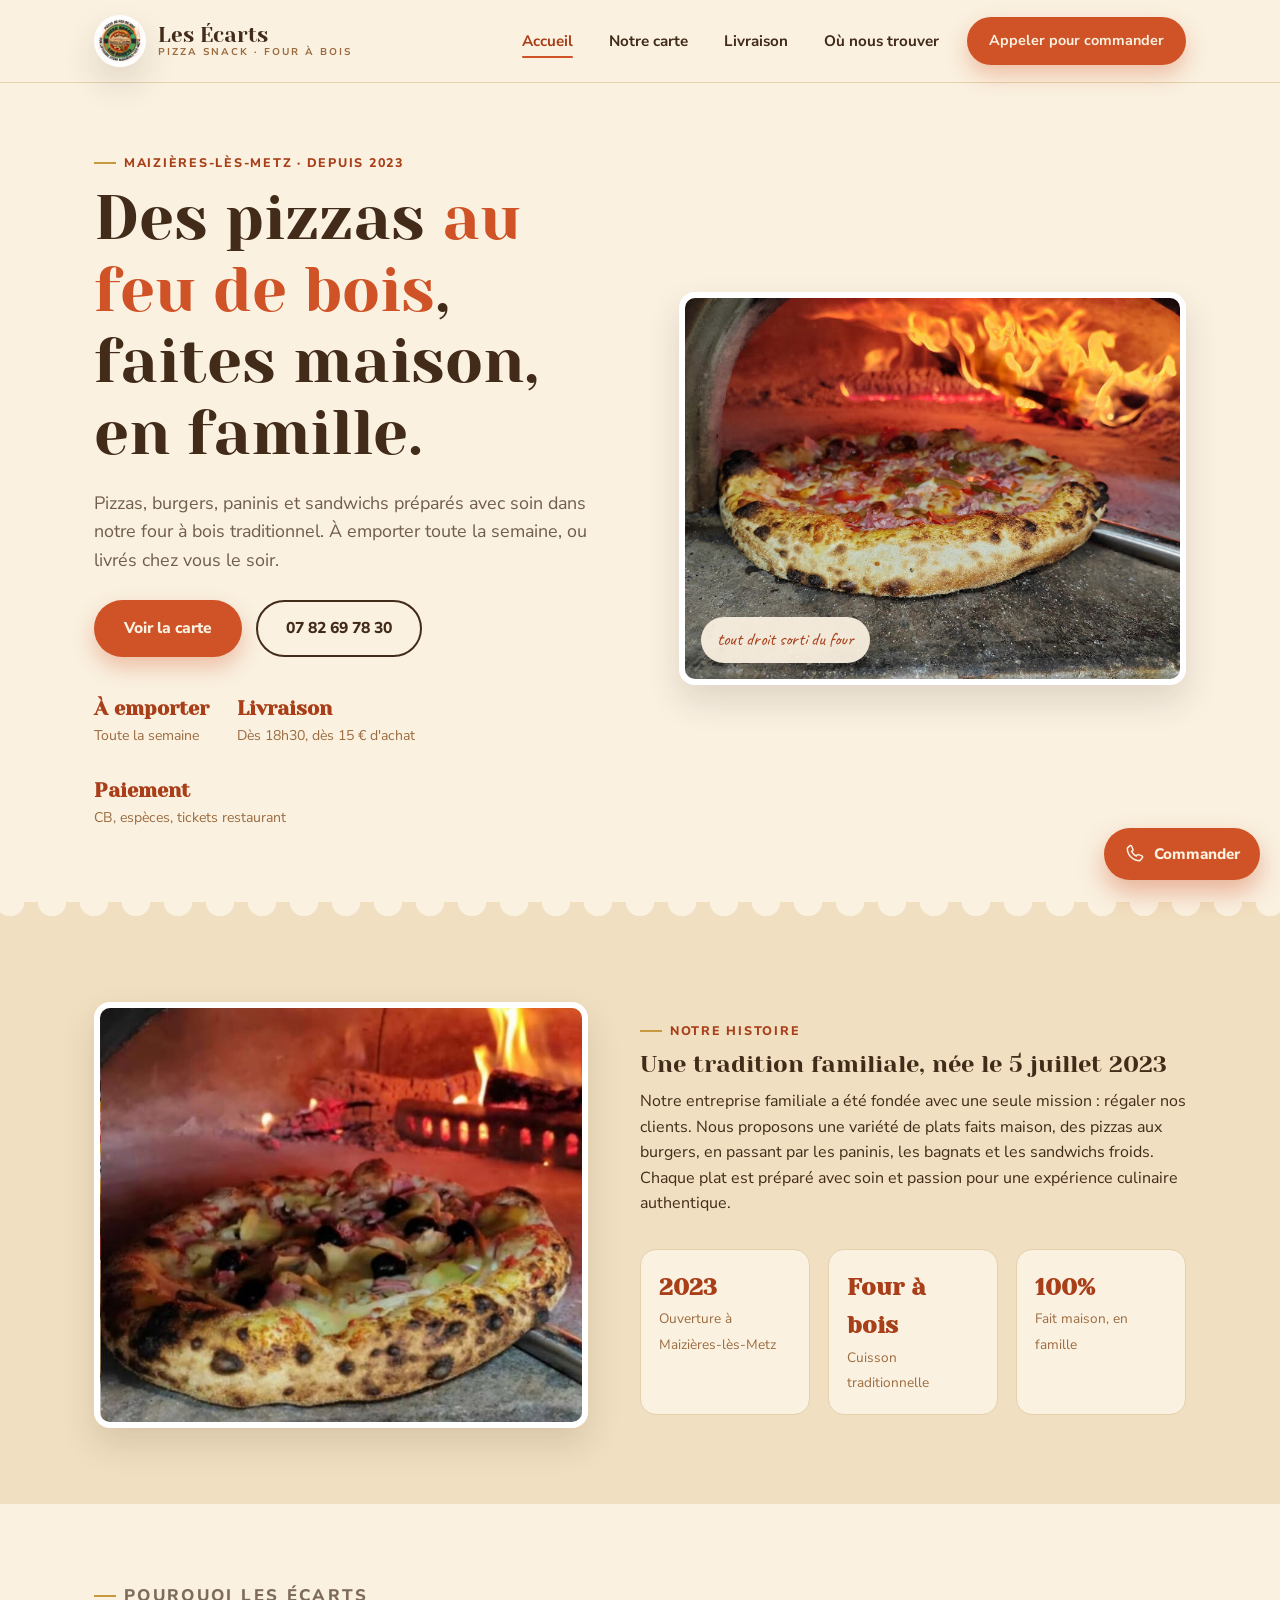
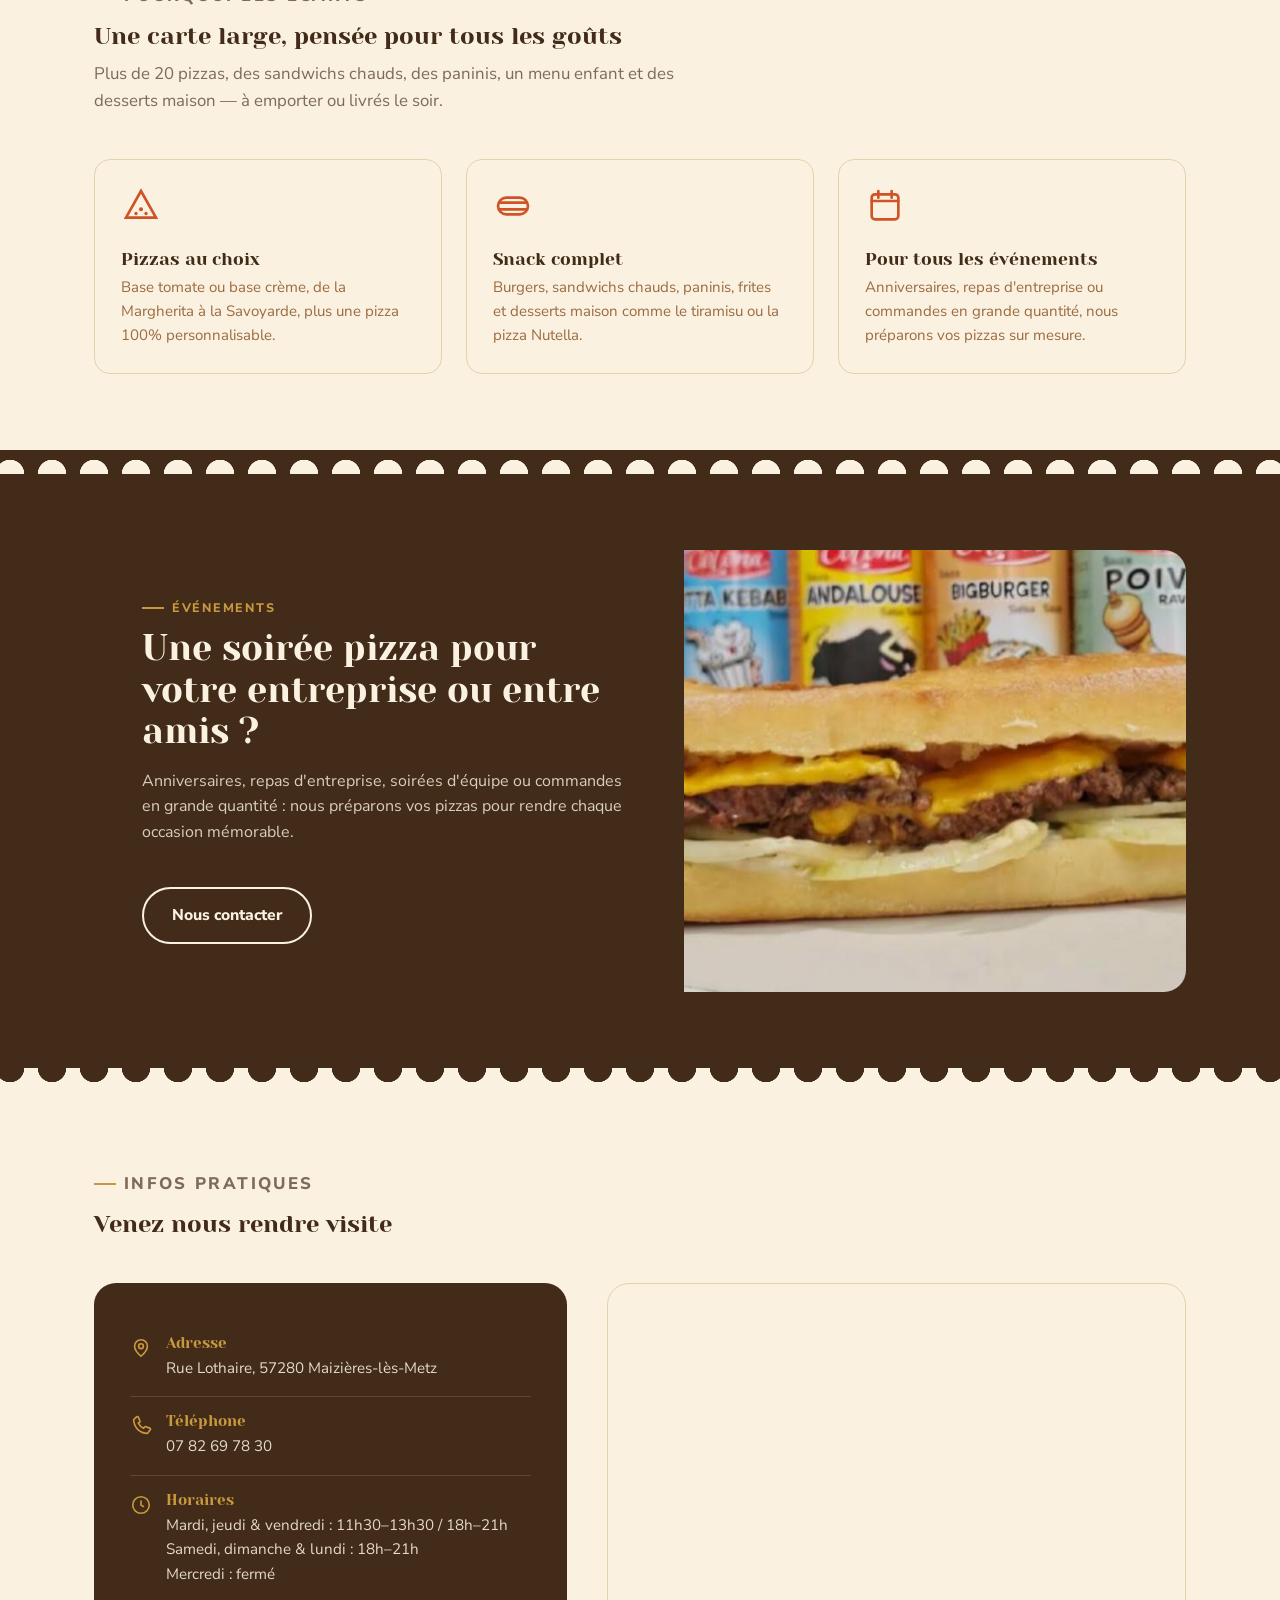
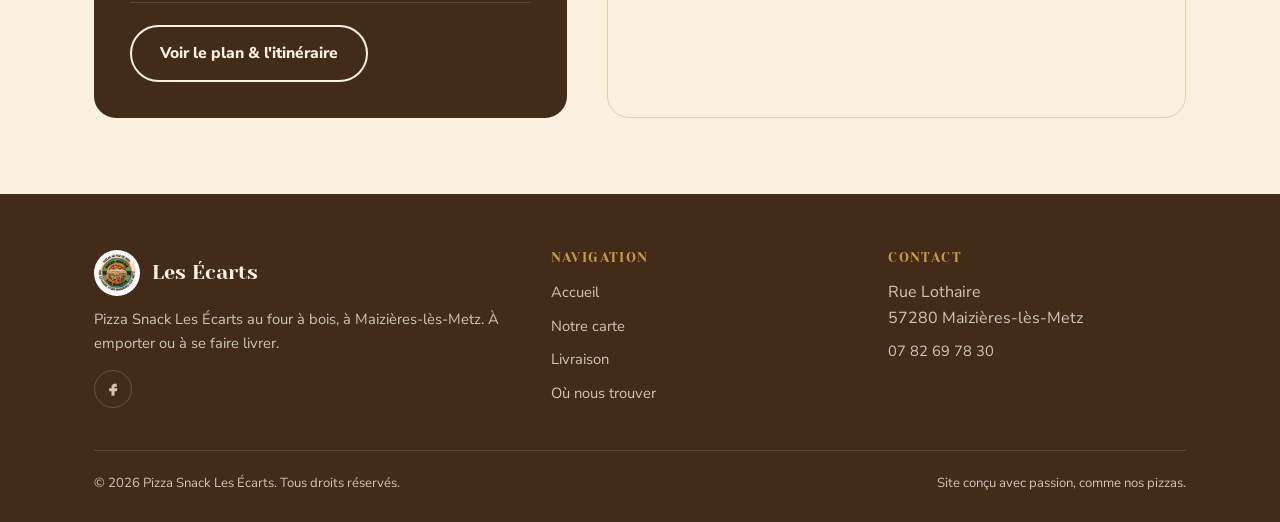
<file: index.html>
<!DOCTYPE html>
<html lang="fr">
<head>
<meta charset="UTF-8">
<meta name="viewport" content="width=device-width, initial-scale=1.0">
<title>Pizza Snack Les Écarts | Pizzeria familiale à Maizières-lès-Metz</title>
<meta name="description" content="Pizza Snack Les Écarts, pizzeria familiale à Maizières-lès-Metz : pizzas au four à bois, burgers, paninis et sandwichs. À emporter ou livrés le soir.">
<link rel="icon" href="assets/img/favicon.png" type="image/png">
<link rel="preconnect" href="https://fonts.googleapis.com">
<link rel="preconnect" href="https://fonts.gstatic.com" crossorigin>
<link href="https://fonts.googleapis.com/css2?family=Yeseva+One&family=Caveat:wght@600&family=Nunito+Sans:wght@400;600;700;800&display=swap" rel="stylesheet">
<link rel="stylesheet" href="assets/css/style.css">
</head>
<body>

<div class="vacation-banner" id="vacationBanner" hidden>
  <div class="container vacation-banner-inner">
    <span class="vacation-banner-text">🌴 <strong>Fermeture annuelle</strong> — du lundi 27 juillet au dimanche 9 août inclus. Réouverture le lundi 10 août. Merci de votre compréhension, à très vite&nbsp;!</span>
    <button class="vacation-banner-close" id="vacationBannerClose" aria-label="Fermer ce message">&times;</button>
  </div>
</div>

<header class="site-header">
  <div class="container">
    <a href="index.html" class="brand">
      <img src="assets/img/logo.jpg" alt="Logo Pizza Snack Les Écarts">
      <span class="brand-text">Les Écarts<small>Pizza snack &middot; four à bois</small></span>
    </a>
    <button class="nav-toggle" aria-label="Ouvrir le menu" aria-expanded="false">
      <svg viewBox="0 0 24 24" fill="none" stroke="currentColor" stroke-width="2" stroke-linecap="round"><line x1="3" y1="6" x2="21" y2="6"/><line x1="3" y1="12" x2="21" y2="12"/><line x1="3" y1="18" x2="21" y2="18"/></svg>
    </button>
    <nav class="main-nav">
      <ul>
        <li><a href="index.html" class="is-active">Accueil</a></li>
        <li><a href="menu.html">Notre carte</a></li>
        <li><a href="livraison.html">Livraison</a></li>
        <li><a href="contact.html">Où nous trouver</a></li>
        <li><a class="btn btn-primary" href="tel:0782697830">Appeler pour commander</a></li>
      </ul>
    </nav>
  </div>
</header>

<main>

  <!-- HERO -->
  <section class="hero">
    <div class="container">
      <div>
        <p class="eyebrow">Maizières-lès-Metz &middot; depuis 2023</p>
        <h1>Des pizzas <em>au feu de bois</em>,<br>faites maison, en famille.</h1>
        <p class="hero-lead">Pizzas, burgers, paninis et sandwichs préparés avec soin dans notre four à bois traditionnel. À emporter toute la semaine, ou livrés chez vous le soir.</p>
        <div class="hero-actions">
          <a href="menu.html" class="btn btn-primary">Voir la carte</a>
          <a href="tel:0782697830" class="btn btn-outline">07 82 69 78 30</a>
        </div>
        <div class="hero-meta">
          <div><strong>À emporter</strong>Toute la semaine</div>
          <div><strong>Livraison</strong>Dès 18h30, dès 15&nbsp;€ d'achat</div>
          <div><strong>Paiement</strong>CB, espèces, tickets restaurant</div>
        </div>
      </div>
      <div class="hero-photo">
        <img src="assets/img/hero-four-a-bois.jpg" alt="Pizza cuite dans notre four à bois traditionnel" loading="eager">
        <span class="badge">tout droit sorti du four</span>
      </div>
    </div>
  </section>
  <div class="crust-divider to-deep" aria-hidden="true"></div>

  <!-- HISTOIRE -->
  <section class="section section-deep">
    <div class="container">
      <div class="about-grid">
        <div class="about-photo">
          <img src="assets/img/pizza-four-olives.jpg" alt="Pizza fraîchement sortie du four à bois" loading="lazy">
        </div>
        <div>
          <p class="eyebrow">Notre histoire</p>
          <h2>Une tradition familiale, née le 5 juillet 2023</h2>
          <p>Notre entreprise familiale a été fondée avec une seule mission&nbsp;: régaler nos clients. Nous proposons une variété de plats faits maison, des pizzas aux burgers, en passant par les paninis, les bagnats et les sandwichs froids. Chaque plat est préparé avec soin et passion pour une expérience culinaire authentique.</p>
          <div class="about-facts">
            <div class="fact"><strong>2023</strong><span>Ouverture à Maizières-lès-Metz</span></div>
            <div class="fact"><strong>Four à bois</strong><span>Cuisson traditionnelle</span></div>
            <div class="fact"><strong>100%</strong><span>Fait maison, en famille</span></div>
          </div>
        </div>
      </div>
    </div>
  </section>

  <!-- POURQUOI NOUS -->
  <section class="section">
    <div class="container">
      <div class="section-head">
        <p class="eyebrow">Pourquoi Les Écarts</p>
        <h2>Une carte large, pensée pour tous les goûts</h2>
        <p>Plus de 20 pizzas, des sandwichs chauds, des paninis, un menu enfant et des desserts maison — à emporter ou livrés le soir.</p>
      </div>
      <div class="info-strip">
        <div class="info-item">
          <svg class="icon" viewBox="0 0 24 24" fill="none" stroke="currentColor" stroke-width="1.6"><path d="M12 3 3 19h18L12 3Z"/><circle cx="12" cy="14" r="1.2" fill="currentColor" stroke="none"/><circle cx="9" cy="16.5" r="1" fill="currentColor" stroke="none"/><circle cx="15" cy="16.5" r="1" fill="currentColor" stroke="none"/></svg>
          <h4>Pizzas au choix</h4>
          <p>Base tomate ou base crème, de la Margherita à la Savoyarde, plus une pizza 100% personnalisable.</p>
        </div>
        <div class="info-item">
          <svg class="icon" viewBox="0 0 24 24" fill="none" stroke="currentColor" stroke-width="1.6"><path d="M4 10h16M4 14h16" stroke-linecap="round"/><rect x="3" y="7" width="18" height="10" rx="5"/></svg>
          <h4>Snack complet</h4>
          <p>Burgers, sandwichs chauds, paninis, frites et desserts maison comme le tiramisu ou la pizza Nutella.</p>
        </div>
        <div class="info-item">
          <svg class="icon" viewBox="0 0 24 24" fill="none" stroke="currentColor" stroke-width="1.6"><rect x="4" y="5" width="16" height="15" rx="2"/><path d="M4 9h16M8 3v4M16 3v4" stroke-linecap="round"/></svg>
          <h4>Pour tous les événements</h4>
          <p>Anniversaires, repas d'entreprise ou commandes en grande quantité, nous préparons vos pizzas sur mesure.</p>
        </div>
      </div>
    </div>
  </section>

  <div class="crust-divider to-wood" aria-hidden="true"></div>

  <!-- EVENEMENTS -->
  <section class="section section-wood on-dark">
    <div class="container">
      <div class="cta-band">
        <div class="cta-band-text">
          <p class="eyebrow">Événements</p>
          <h2>Une soirée pizza pour votre entreprise ou entre amis&nbsp;?</h2>
          <p>Anniversaires, repas d'entreprise, soirées d'équipe ou commandes en grande quantité : nous préparons vos pizzas pour rendre chaque occasion mémorable.</p>
          <div class="hero-actions">
            <a href="tel:0782697830" class="btn btn-outline">Nous contacter</a>
          </div>
        </div>
        <div class="cta-band-photo">
          <img src="assets/img/sandwich-sauces.jpg" alt="Sandwich maison et sauces artisanales" loading="lazy">
        </div>
      </div>
    </div>
  </section>

  <div class="crust-divider from-wood" aria-hidden="true"></div>

  <!-- INFOS PRATIQUES -->
  <section class="section">
    <div class="container">
      <div class="section-head">
        <p class="eyebrow">Infos pratiques</p>
        <h2>Venez nous rendre visite</h2>
      </div>
      <div class="contact-grid">
        <div class="contact-card">
          <div class="contact-line">
            <svg viewBox="0 0 24 24" fill="none" stroke="currentColor" stroke-width="1.8"><path d="M12 21s-7-6.2-7-11a7 7 0 1 1 14 0c0 4.8-7 11-7 11Z"/><circle cx="12" cy="10" r="2.6"/></svg>
            <div><h4>Adresse</h4><p>Rue Lothaire, 57280 Maizières-lès-Metz</p></div>
          </div>
          <div class="contact-line">
            <svg viewBox="0 0 24 24" fill="none" stroke="currentColor" stroke-width="1.8"><path d="M4 5c0 8.3 6.7 15 15 15l3-3.6a1.3 1.3 0 0 0-.5-2.1l-4-1.6a1.3 1.3 0 0 0-1.4.3l-1.4 1.4a12 12 0 0 1-5.6-5.6L10.5 8a1.3 1.3 0 0 0 .3-1.4l-1.6-4A1.3 1.3 0 0 0 7.1 2L4 5Z"/></svg>
            <div><h4>Téléphone</h4><p><a href="tel:0782697830">07 82 69 78 30</a></p></div>
          </div>
          <div class="contact-line">
            <svg viewBox="0 0 24 24" fill="none" stroke="currentColor" stroke-width="1.8"><circle cx="12" cy="12" r="9"/><path d="M12 7v5l3.2 2"/></svg>
            <div>
              <h4>Horaires</h4>
              <p>Mardi, jeudi &amp; vendredi : 11h30–13h30 / 18h–21h</p>
              <p>Samedi, dimanche &amp; lundi : 18h–21h</p>
              <p>Mercredi : fermé</p>
            </div>
          </div>
          <div class="hero-actions" style="margin-top: 1.4em;">
            <a href="contact.html" class="btn btn-outline">Voir le plan &amp; l'itinéraire</a>
          </div>
        </div>
        <div class="map-frame">
          <iframe title="Localisation Pizza Snack Les Écarts" loading="lazy" src="https://www.google.com/maps?q=Rue+Lothaire,+57280+Maizi%C3%A8res-l%C3%A8s-Metz&output=embed"></iframe>
        </div>
      </div>
    </div>
  </section>

</main>

<footer class="site-footer">
  <div class="container">
    <div class="footer-grid">
      <div>
        <div class="footer-brand">
          <img src="assets/img/logo.jpg" alt="Logo Pizza Snack Les Écarts">
          <span>Les Écarts</span>
        </div>
        <p>Pizza Snack Les Écarts au four à bois, à Maizières-lès-Metz. À emporter ou à se faire livrer.</p>
        <div class="footer-social">
          <a href="https://www.facebook.com/p/pizza-snack-les-%C3%A9carts-100093835788846/" aria-label="Facebook" target="_blank" rel="noopener">
            <svg viewBox="0 0 24 24" fill="currentColor"><path d="M14 9h3V5h-3c-2.2 0-4 1.8-4 4v2H7v4h3v6h4v-6h3l1-4h-4V9c0-.6.4-1 1-1Z"/></svg>
          </a>
        </div>
      </div>
      <div>
        <h4>Navigation</h4>
        <ul>
          <li><a href="index.html">Accueil</a></li>
          <li><a href="menu.html">Notre carte</a></li>
          <li><a href="livraison.html">Livraison</a></li>
          <li><a href="contact.html">Où nous trouver</a></li>
        </ul>
      </div>
      <div>
        <h4>Contact</h4>
        <ul>
          <li>Rue Lothaire<br>57280 Maizières-lès-Metz</li>
          <li><a href="tel:0782697830">07 82 69 78 30</a></li>
        </ul>
      </div>
    </div>
    <div class="footer-bottom">
      <span>&copy; 2026 Pizza Snack Les Écarts. Tous droits réservés.</span>
      <span>Site conçu avec passion, comme nos pizzas.</span>
    </div>
  </div>
</footer>

<a href="tel:0782697830" class="call-fab">
  <svg viewBox="0 0 24 24" fill="none" stroke="currentColor" stroke-width="1.8"><path d="M4 5c0 8.3 6.7 15 15 15l3-3.6a1.3 1.3 0 0 0-.5-2.1l-4-1.6a1.3 1.3 0 0 0-1.4.3l-1.4 1.4a12 12 0 0 1-5.6-5.6L10.5 8a1.3 1.3 0 0 0 .3-1.4l-1.6-4A1.3 1.3 0 0 0 7.1 2L4 5Z"/></svg>
  <span>Commander</span>
</a>

<script src="assets/js/main.js"></script>
</body>
</html>
</file>
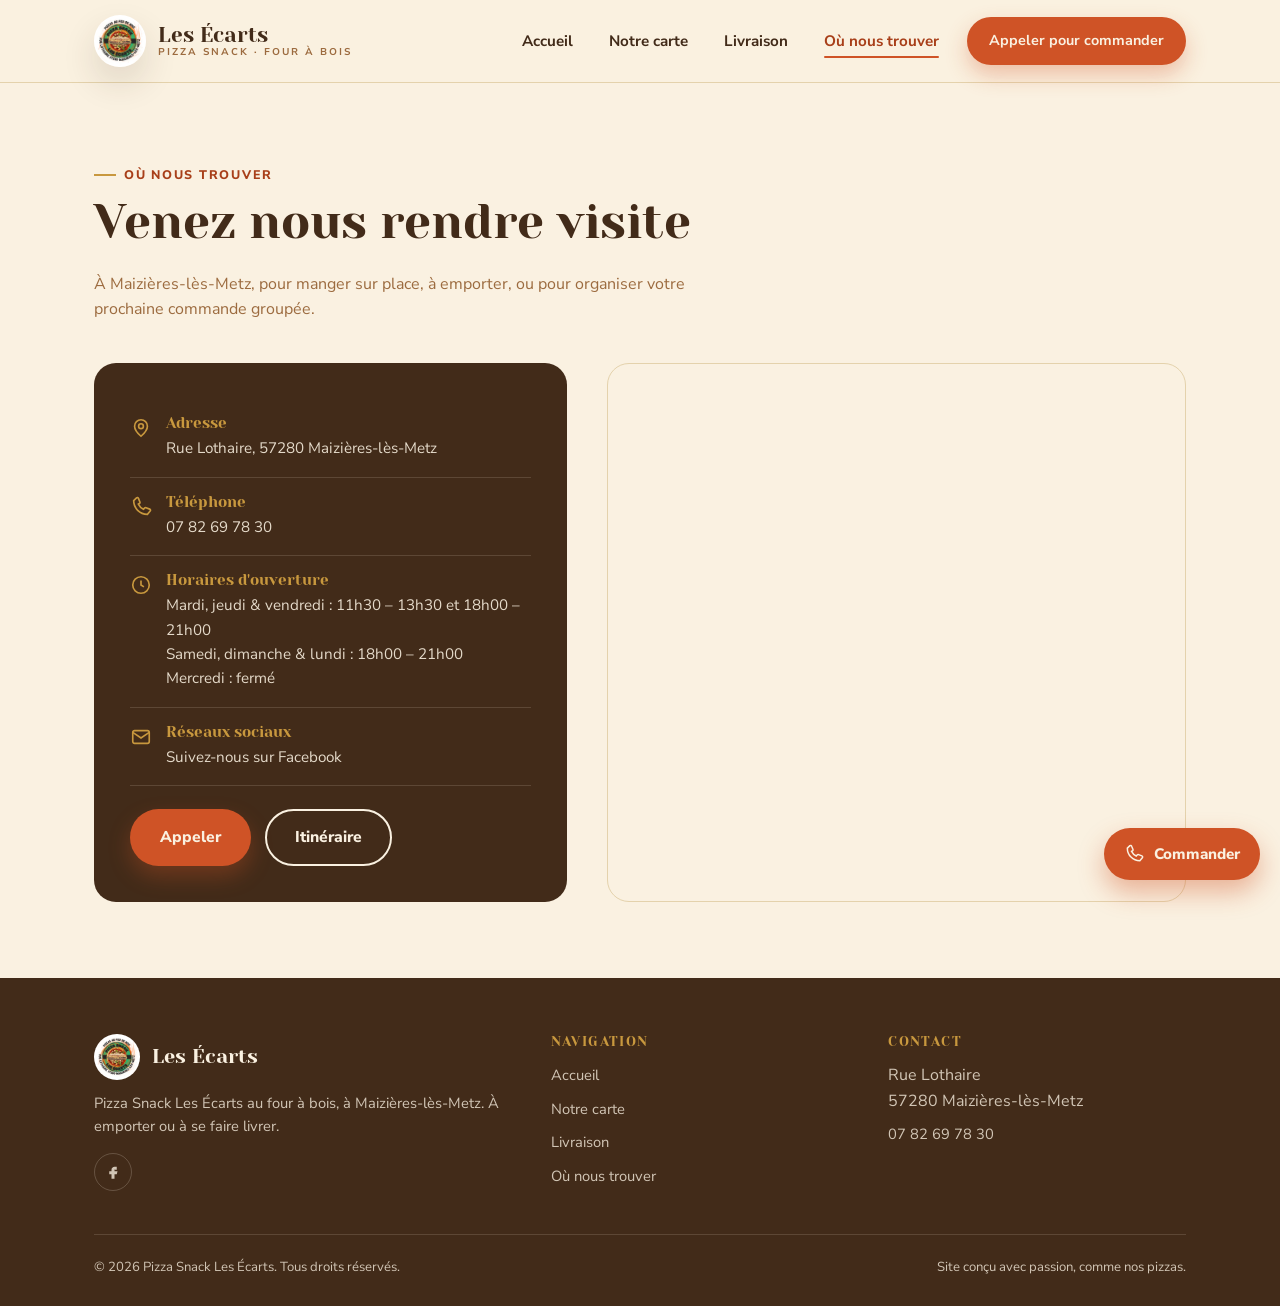
<file: contact.html>
<!DOCTYPE html>
<html lang="fr">
<head>
<meta charset="UTF-8">
<meta name="viewport" content="width=device-width, initial-scale=1.0">
<title>Où nous trouver | Pizza Snack Les Écarts</title>
<meta name="description" content="Pizza Snack Les Écarts, Rue Lothaire, 57280 Maizières-lès-Metz. Horaires, téléphone et itinéraire.">
<link rel="icon" href="assets/img/favicon.png" type="image/png">
<link rel="preconnect" href="https://fonts.googleapis.com">
<link rel="preconnect" href="https://fonts.gstatic.com" crossorigin>
<link href="https://fonts.googleapis.com/css2?family=Yeseva+One&family=Caveat:wght@600&family=Nunito+Sans:wght@400;600;700;800&display=swap" rel="stylesheet">
<link rel="stylesheet" href="assets/css/style.css">
</head>
<body>

<div class="vacation-banner" id="vacationBanner" hidden>
  <div class="container vacation-banner-inner">
    <span class="vacation-banner-text">🌴 <strong>Fermeture annuelle</strong> — du lundi 27 juillet au dimanche 9 août inclus. Réouverture le lundi 10 août. Merci de votre compréhension, à très vite&nbsp;!</span>
    <button class="vacation-banner-close" id="vacationBannerClose" aria-label="Fermer ce message">&times;</button>
  </div>
</div>

<header class="site-header">
  <div class="container">
    <a href="index.html" class="brand">
      <img src="assets/img/logo.jpg" alt="Logo Pizza Snack Les Écarts">
      <span class="brand-text">Les Écarts<small>Pizza snack &middot; four à bois</small></span>
    </a>
    <button class="nav-toggle" aria-label="Ouvrir le menu" aria-expanded="false">
      <svg viewBox="0 0 24 24" fill="none" stroke="currentColor" stroke-width="2" stroke-linecap="round"><line x1="3" y1="6" x2="21" y2="6"/><line x1="3" y1="12" x2="21" y2="12"/><line x1="3" y1="18" x2="21" y2="18"/></svg>
    </button>
    <nav class="main-nav">
      <ul>
        <li><a href="index.html">Accueil</a></li>
        <li><a href="menu.html">Notre carte</a></li>
        <li><a href="livraison.html">Livraison</a></li>
        <li><a href="contact.html" class="is-active">Où nous trouver</a></li>
        <li><a class="btn btn-primary" href="tel:0782697830">Appeler pour commander</a></li>
      </ul>
    </nav>
  </div>
</header>

<main>

  <section class="section" style="padding-bottom: 24px;">
    <div class="container">
      <p class="eyebrow">Où nous trouver</p>
      <h1 style="font-size: clamp(2.1rem, 4.5vw, 3rem);">Venez nous rendre visite</h1>
      <p style="max-width: 60ch; color: var(--wood-soft);">À Maizières-lès-Metz, pour manger sur place, à emporter, ou pour organiser votre prochaine commande groupée.</p>
    </div>
  </section>

  <section class="section" style="padding-top: 0;">
    <div class="container">
      <div class="contact-grid">
        <div class="contact-card">
          <div class="contact-line">
            <svg viewBox="0 0 24 24" fill="none" stroke="currentColor" stroke-width="1.8"><path d="M12 21s-7-6.2-7-11a7 7 0 1 1 14 0c0 4.8-7 11-7 11Z"/><circle cx="12" cy="10" r="2.6"/></svg>
            <div>
              <h4>Adresse</h4>
              <p>Rue Lothaire, 57280 Maizières-lès-Metz</p>
            </div>
          </div>
          <div class="contact-line">
            <svg viewBox="0 0 24 24" fill="none" stroke="currentColor" stroke-width="1.8"><path d="M4 5c0 8.3 6.7 15 15 15l3-3.6a1.3 1.3 0 0 0-.5-2.1l-4-1.6a1.3 1.3 0 0 0-1.4.3l-1.4 1.4a12 12 0 0 1-5.6-5.6L10.5 8a1.3 1.3 0 0 0 .3-1.4l-1.6-4A1.3 1.3 0 0 0 7.1 2L4 5Z"/></svg>
            <div>
              <h4>Téléphone</h4>
              <p><a href="tel:0782697830">07 82 69 78 30</a></p>
            </div>
          </div>
          <div class="contact-line">
            <svg viewBox="0 0 24 24" fill="none" stroke="currentColor" stroke-width="1.8"><circle cx="12" cy="12" r="9"/><path d="M12 7v5l3.2 2"/></svg>
            <div>
              <h4>Horaires d'ouverture</h4>
              <p>Mardi, jeudi &amp; vendredi : 11h30 – 13h30 et 18h00 – 21h00</p>
              <p>Samedi, dimanche &amp; lundi : 18h00 – 21h00</p>
              <p>Mercredi : fermé</p>
            </div>
          </div>
          <div class="contact-line">
            <svg viewBox="0 0 24 24" fill="none" stroke="currentColor" stroke-width="1.8"><rect x="3" y="5" width="18" height="14" rx="2"/><path d="M3 7l9 6 9-6"/></svg>
            <div>
              <h4>Réseaux sociaux</h4>
              <p><a href="https://www.facebook.com/p/pizza-snack-les-%C3%A9carts-100093835788846/" target="_blank" rel="noopener">Suivez-nous sur Facebook</a></p>
            </div>
          </div>
          <div class="hero-actions" style="margin-top: 1.4em;">
            <a href="tel:0782697830" class="btn btn-primary">Appeler</a>
            <a href="https://www.google.com/maps/place//data=!4m2!3m1!1s0x479527b4f83a3db1:0xd1f557328e699c9e" class="btn btn-outline" target="_blank" rel="noopener">Itinéraire</a>
          </div>
        </div>
        <div class="map-frame">
          <iframe title="Localisation Pizza Snack Les Écarts" loading="lazy" src="https://www.google.com/maps?q=Rue+Lothaire,+57280+Maizi%C3%A8res-l%C3%A8s-Metz&output=embed"></iframe>
        </div>
      </div>
    </div>
  </section>

</main>

<footer class="site-footer">
  <div class="container">
    <div class="footer-grid">
      <div>
        <div class="footer-brand">
          <img src="assets/img/logo.jpg" alt="Logo Pizza Snack Les Écarts">
          <span>Les Écarts</span>
        </div>
        <p>Pizza Snack Les Écarts au four à bois, à Maizières-lès-Metz. À emporter ou à se faire livrer.</p>
        <div class="footer-social">
          <a href="https://www.facebook.com/p/pizza-snack-les-%C3%A9carts-100093835788846/" aria-label="Facebook" target="_blank" rel="noopener">
            <svg viewBox="0 0 24 24" fill="currentColor"><path d="M14 9h3V5h-3c-2.2 0-4 1.8-4 4v2H7v4h3v6h4v-6h3l1-4h-4V9c0-.6.4-1 1-1Z"/></svg>
          </a>
        </div>
      </div>
      <div>
        <h4>Navigation</h4>
        <ul>
          <li><a href="index.html">Accueil</a></li>
          <li><a href="menu.html">Notre carte</a></li>
          <li><a href="livraison.html">Livraison</a></li>
          <li><a href="contact.html">Où nous trouver</a></li>
        </ul>
      </div>
      <div>
        <h4>Contact</h4>
        <ul>
          <li>Rue Lothaire<br>57280 Maizières-lès-Metz</li>
          <li><a href="tel:0782697830">07 82 69 78 30</a></li>
        </ul>
      </div>
    </div>
    <div class="footer-bottom">
      <span>&copy; 2026 Pizza Snack Les Écarts. Tous droits réservés.</span>
      <span>Site conçu avec passion, comme nos pizzas.</span>
    </div>
  </div>
</footer>

<a href="tel:0782697830" class="call-fab">
  <svg viewBox="0 0 24 24" fill="none" stroke="currentColor" stroke-width="1.8"><path d="M4 5c0 8.3 6.7 15 15 15l3-3.6a1.3 1.3 0 0 0-.5-2.1l-4-1.6a1.3 1.3 0 0 0-1.4.3l-1.4 1.4a12 12 0 0 1-5.6-5.6L10.5 8a1.3 1.3 0 0 0 .3-1.4l-1.6-4A1.3 1.3 0 0 0 7.1 2L4 5Z"/></svg>
  <span>Commander</span>
</a>

<script src="assets/js/main.js"></script>
</body>
</html>
</file>
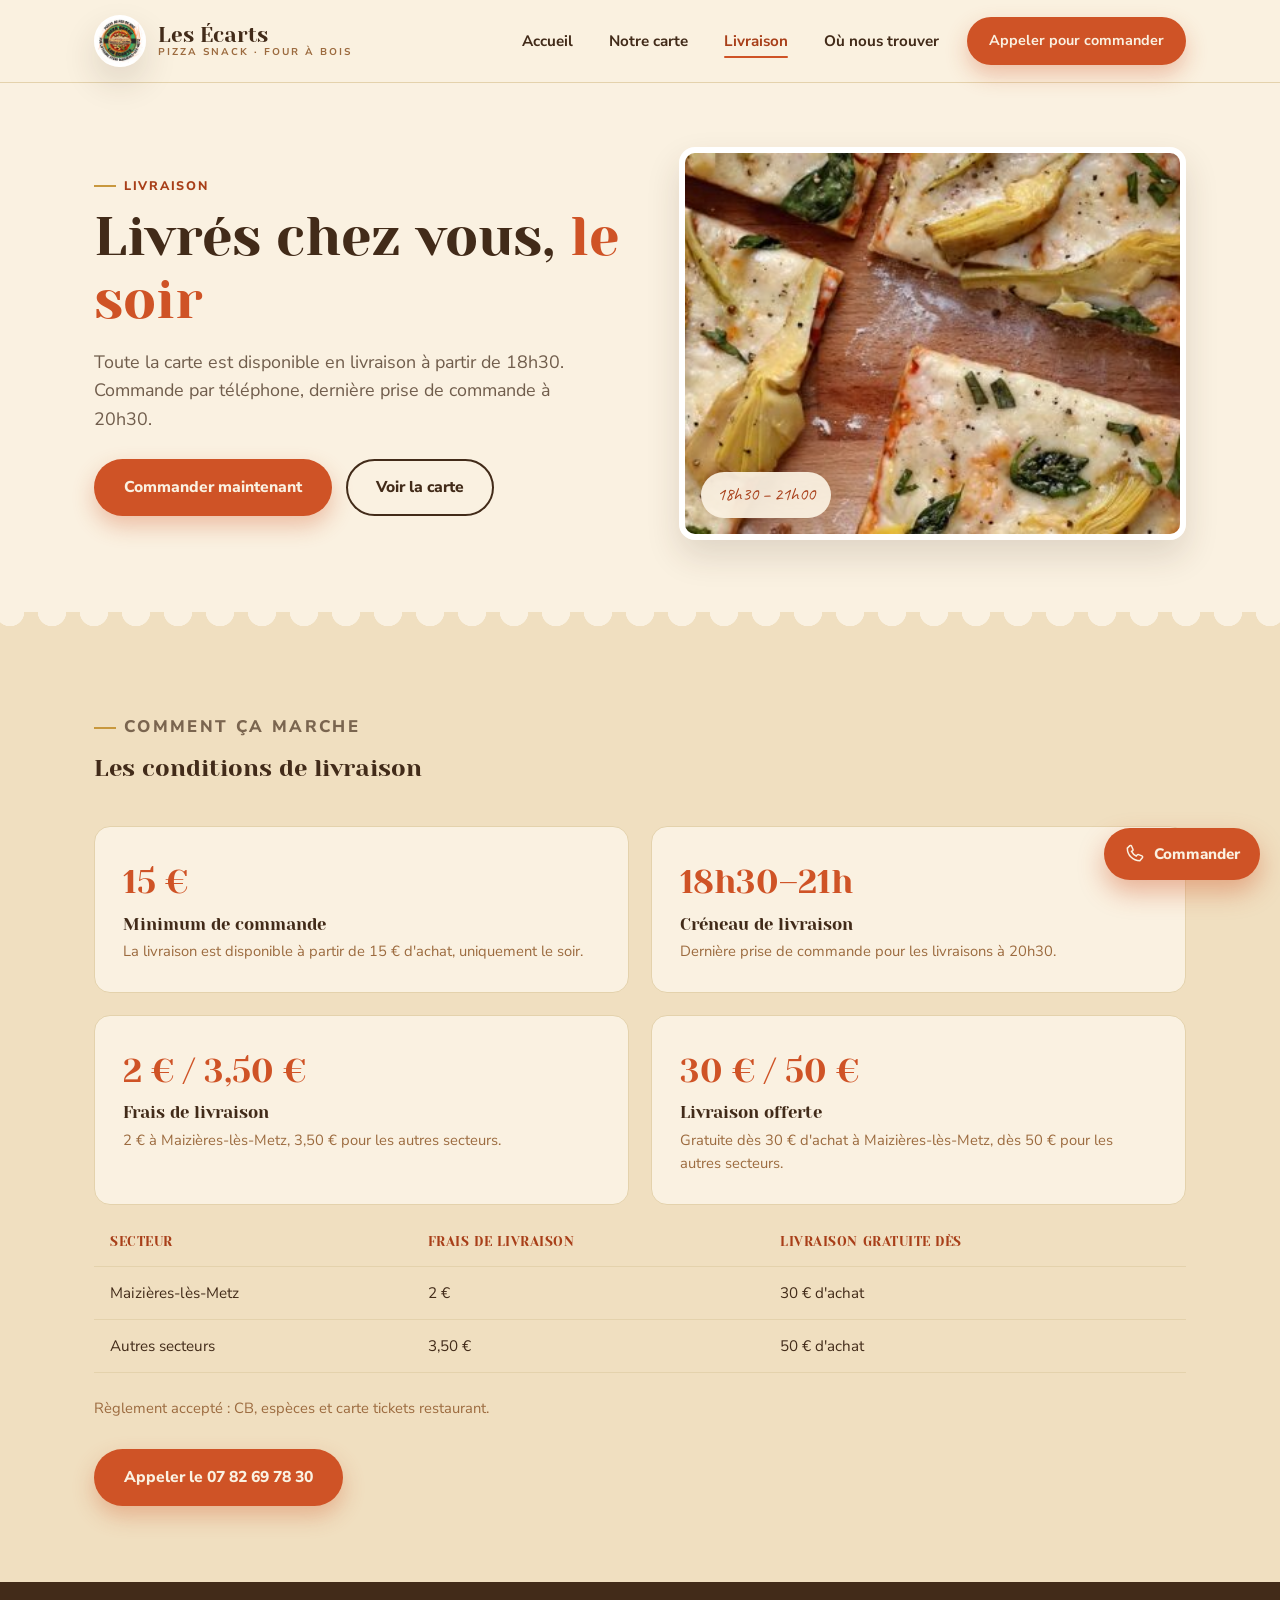
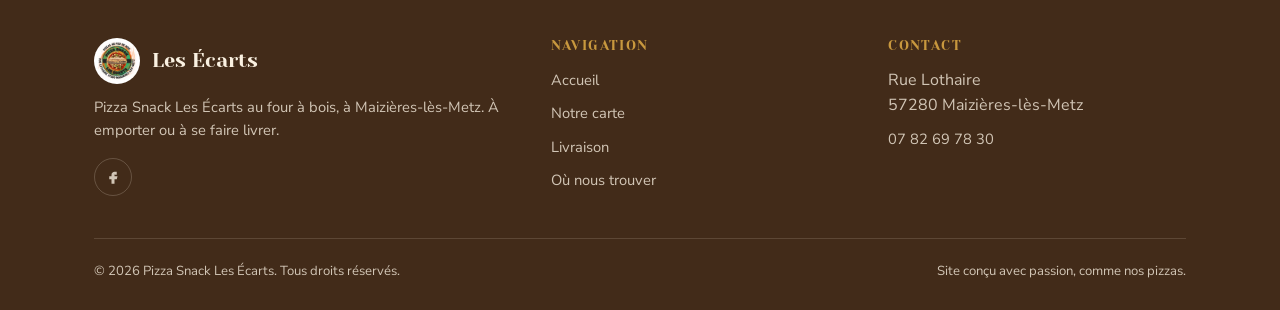
<file: livraison.html>
<!DOCTYPE html>
<html lang="fr">
<head>
<meta charset="UTF-8">
<meta name="viewport" content="width=device-width, initial-scale=1.0">
<title>Livraison | Pizza Snack Les Écarts</title>
<meta name="description" content="Livraison le soir à Maizières-lès-Metz et aux alentours. Dès 15€ d'achat, frais de 2€ à 3,50€, gratuite dès 30€ ou 50€ selon le secteur.">
<link rel="icon" href="assets/img/favicon.png" type="image/png">
<link rel="preconnect" href="https://fonts.googleapis.com">
<link rel="preconnect" href="https://fonts.gstatic.com" crossorigin>
<link href="https://fonts.googleapis.com/css2?family=Yeseva+One&family=Caveat:wght@600&family=Nunito+Sans:wght@400;600;700;800&display=swap" rel="stylesheet">
<link rel="stylesheet" href="assets/css/style.css">
</head>
<body>

<div class="vacation-banner" id="vacationBanner" hidden>
  <div class="container vacation-banner-inner">
    <span class="vacation-banner-text">🌴 <strong>Fermeture annuelle</strong> — du lundi 27 juillet au dimanche 9 août inclus. Réouverture le lundi 10 août. Merci de votre compréhension, à très vite&nbsp;!</span>
    <button class="vacation-banner-close" id="vacationBannerClose" aria-label="Fermer ce message">&times;</button>
  </div>
</div>

<header class="site-header">
  <div class="container">
    <a href="index.html" class="brand">
      <img src="assets/img/logo.jpg" alt="Logo Pizza Snack Les Écarts">
      <span class="brand-text">Les Écarts<small>Pizza snack &middot; four à bois</small></span>
    </a>
    <button class="nav-toggle" aria-label="Ouvrir le menu" aria-expanded="false">
      <svg viewBox="0 0 24 24" fill="none" stroke="currentColor" stroke-width="2" stroke-linecap="round"><line x1="3" y1="6" x2="21" y2="6"/><line x1="3" y1="12" x2="21" y2="12"/><line x1="3" y1="18" x2="21" y2="18"/></svg>
    </button>
    <nav class="main-nav">
      <ul>
        <li><a href="index.html">Accueil</a></li>
        <li><a href="menu.html">Notre carte</a></li>
        <li><a href="livraison.html" class="is-active">Livraison</a></li>
        <li><a href="contact.html">Où nous trouver</a></li>
        <li><a class="btn btn-primary" href="tel:0782697830">Appeler pour commander</a></li>
      </ul>
    </nav>
  </div>
</header>

<main>

  <section class="hero">
    <div class="container">
      <div>
        <p class="eyebrow">Livraison</p>
        <h1 style="font-size: clamp(2.2rem, 4.5vw, 3.4rem);">Livrés chez vous, <em>le soir</em></h1>
        <p class="hero-lead">Toute la carte est disponible en livraison à partir de 18h30. Commande par téléphone, dernière prise de commande à 20h30.</p>
        <div class="hero-actions">
          <a href="tel:0782697830" class="btn btn-primary">Commander maintenant</a>
          <a href="menu.html" class="btn btn-outline">Voir la carte</a>
        </div>
      </div>
      <div class="hero-photo">
        <img src="assets/img/pizza-artichaut.jpg" alt="Pizza aux artichauts, prête à être dégustée" loading="lazy">
        <span class="badge">18h30 – 21h00</span>
      </div>
    </div>
  </section>

  <div class="crust-divider to-deep" aria-hidden="true"></div>

  <section class="section section-deep">
    <div class="container">
      <div class="section-head">
        <p class="eyebrow">Comment ça marche</p>
        <h2>Les conditions de livraison</h2>
      </div>

      <div class="delivery-grid">
        <div class="delivery-card">
          <span class="num">15 €</span>
          <h3>Minimum de commande</h3>
          <p>La livraison est disponible à partir de 15 € d'achat, uniquement le soir.</p>
        </div>
        <div class="delivery-card">
          <span class="num">18h30–21h</span>
          <h3>Créneau de livraison</h3>
          <p>Dernière prise de commande pour les livraisons à 20h30.</p>
        </div>
        <div class="delivery-card">
          <span class="num">2 € / 3,50 €</span>
          <h3>Frais de livraison</h3>
          <p>2 € à Maizières-lès-Metz, 3,50 € pour les autres secteurs.</p>
        </div>
        <div class="delivery-card">
          <span class="num">30 € / 50 €</span>
          <h3>Livraison offerte</h3>
          <p>Gratuite dès 30 € d'achat à Maizières-lès-Metz, dès 50 € pour les autres secteurs.</p>
        </div>
      </div>

      <table class="delivery-table" aria-label="Frais de livraison par secteur">
        <thead>
          <tr>
            <th>Secteur</th>
            <th>Frais de livraison</th>
            <th>Livraison gratuite dès</th>
          </tr>
        </thead>
        <tbody>
          <tr>
            <td>Maizières-lès-Metz</td>
            <td>2 €</td>
            <td>30 € d'achat</td>
          </tr>
          <tr>
            <td>Autres secteurs</td>
            <td>3,50 €</td>
            <td>50 € d'achat</td>
          </tr>
        </tbody>
      </table>

      <p style="margin-top: 24px; color: var(--wood-soft); font-size: 0.92rem;">Règlement accepté : CB, espèces et carte tickets restaurant.</p>

      <div class="hero-actions" style="margin-top: 28px;">
        <a href="tel:0782697830" class="btn btn-primary">Appeler le 07 82 69 78 30</a>
      </div>
    </div>
  </section>

</main>

<footer class="site-footer">
  <div class="container">
    <div class="footer-grid">
      <div>
        <div class="footer-brand">
          <img src="assets/img/logo.jpg" alt="Logo Pizza Snack Les Écarts">
          <span>Les Écarts</span>
        </div>
        <p>Pizza Snack Les Écarts au four à bois, à Maizières-lès-Metz. À emporter ou à se faire livrer.</p>
        <div class="footer-social">
          <a href="https://www.facebook.com/p/pizza-snack-les-%C3%A9carts-100093835788846/" aria-label="Facebook" target="_blank" rel="noopener">
            <svg viewBox="0 0 24 24" fill="currentColor"><path d="M14 9h3V5h-3c-2.2 0-4 1.8-4 4v2H7v4h3v6h4v-6h3l1-4h-4V9c0-.6.4-1 1-1Z"/></svg>
          </a>
        </div>
      </div>
      <div>
        <h4>Navigation</h4>
        <ul>
          <li><a href="index.html">Accueil</a></li>
          <li><a href="menu.html">Notre carte</a></li>
          <li><a href="livraison.html">Livraison</a></li>
          <li><a href="contact.html">Où nous trouver</a></li>
        </ul>
      </div>
      <div>
        <h4>Contact</h4>
        <ul>
          <li>Rue Lothaire<br>57280 Maizières-lès-Metz</li>
          <li><a href="tel:0782697830">07 82 69 78 30</a></li>
        </ul>
      </div>
    </div>
    <div class="footer-bottom">
      <span>&copy; 2026 Pizza Snack Les Écarts. Tous droits réservés.</span>
      <span>Site conçu avec passion, comme nos pizzas.</span>
    </div>
  </div>
</footer>

<a href="tel:0782697830" class="call-fab">
  <svg viewBox="0 0 24 24" fill="none" stroke="currentColor" stroke-width="1.8"><path d="M4 5c0 8.3 6.7 15 15 15l3-3.6a1.3 1.3 0 0 0-.5-2.1l-4-1.6a1.3 1.3 0 0 0-1.4.3l-1.4 1.4a12 12 0 0 1-5.6-5.6L10.5 8a1.3 1.3 0 0 0 .3-1.4l-1.6-4A1.3 1.3 0 0 0 7.1 2L4 5Z"/></svg>
  <span>Commander</span>
</a>

<script src="assets/js/main.js"></script>
</body>
</html>
</file>
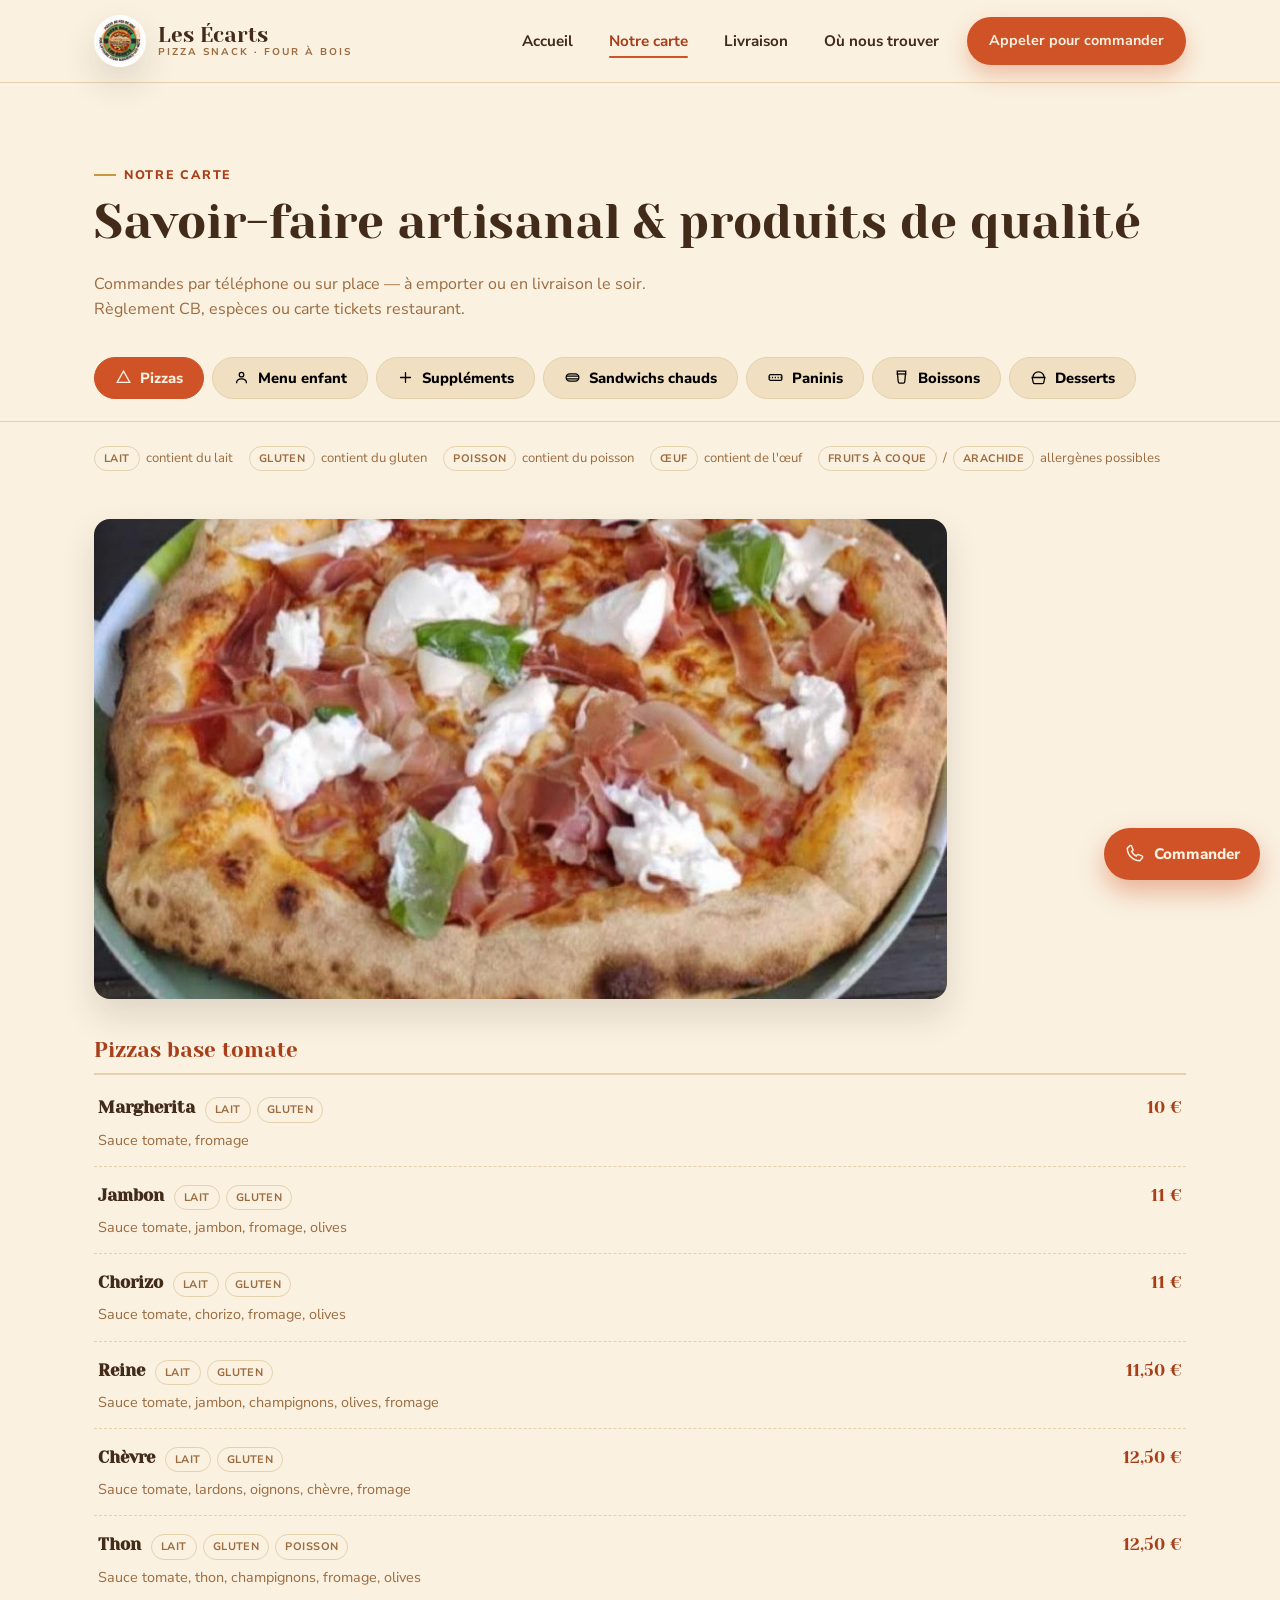
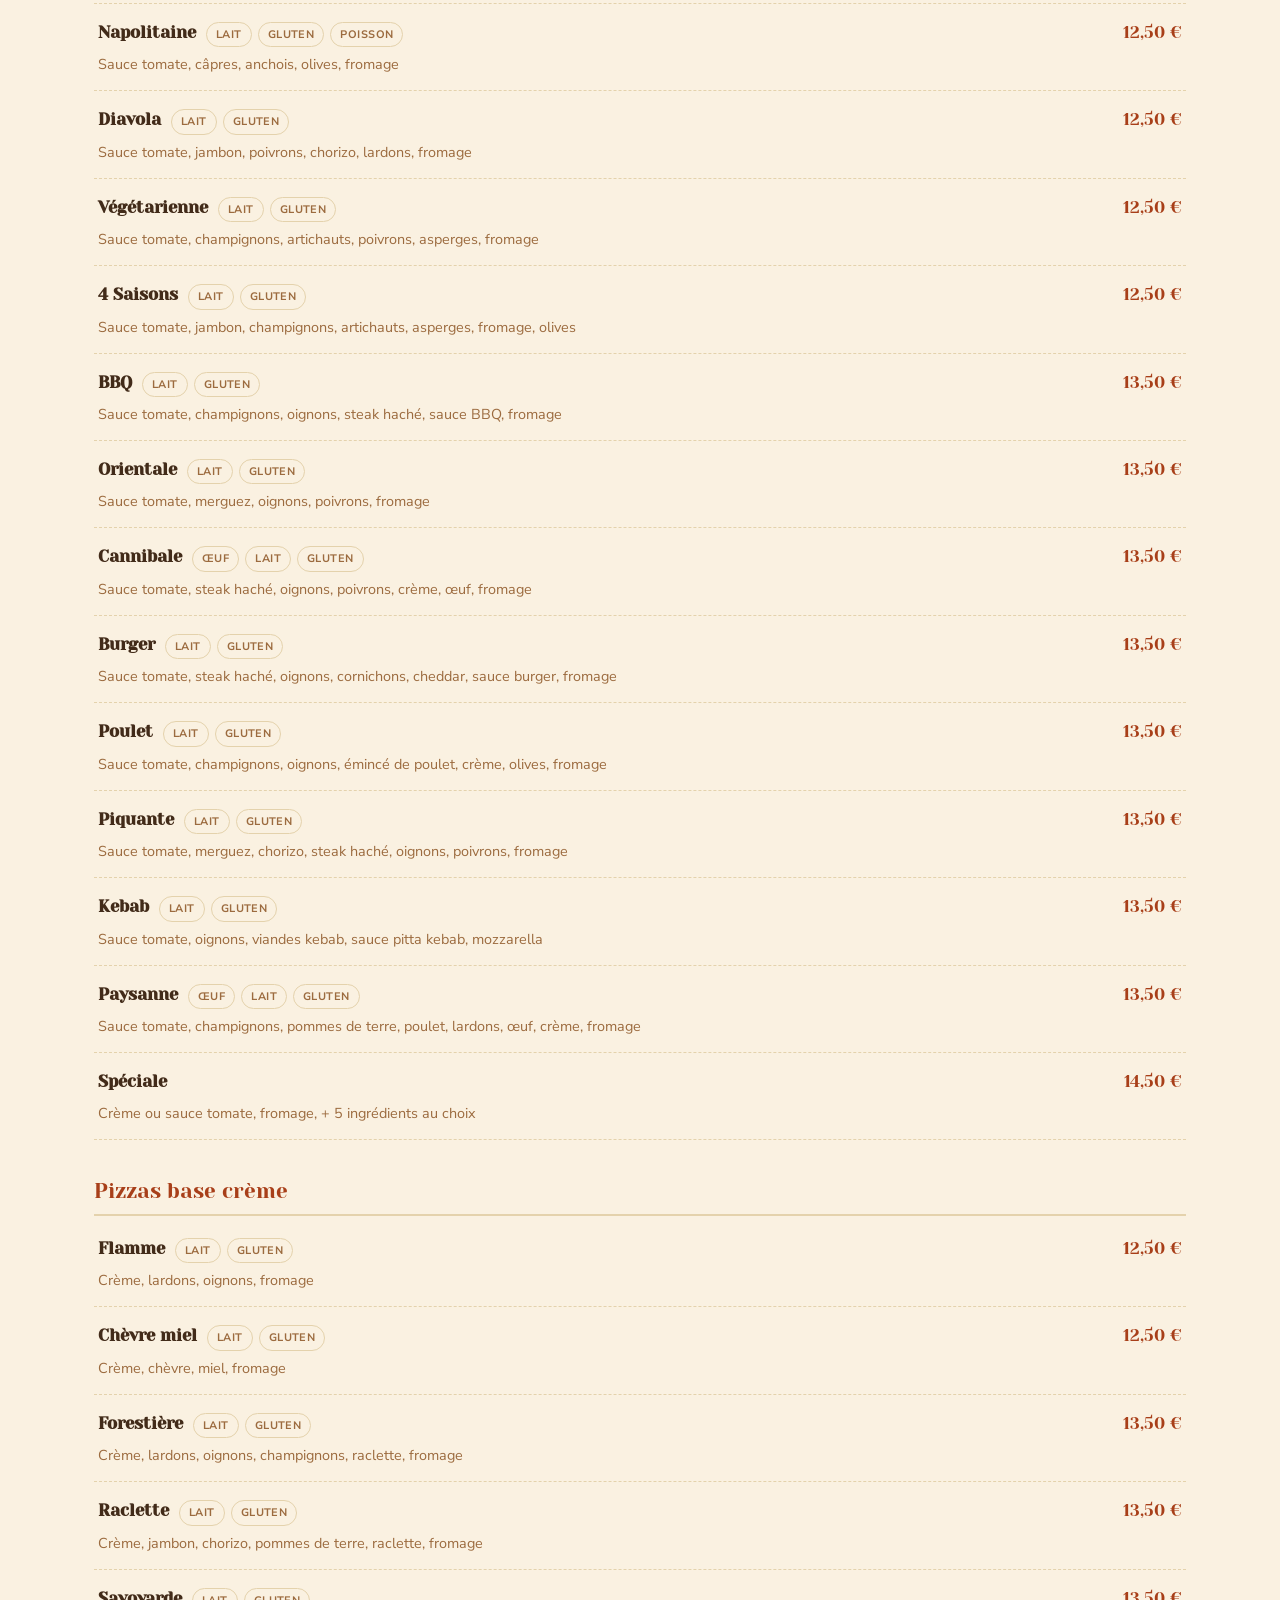
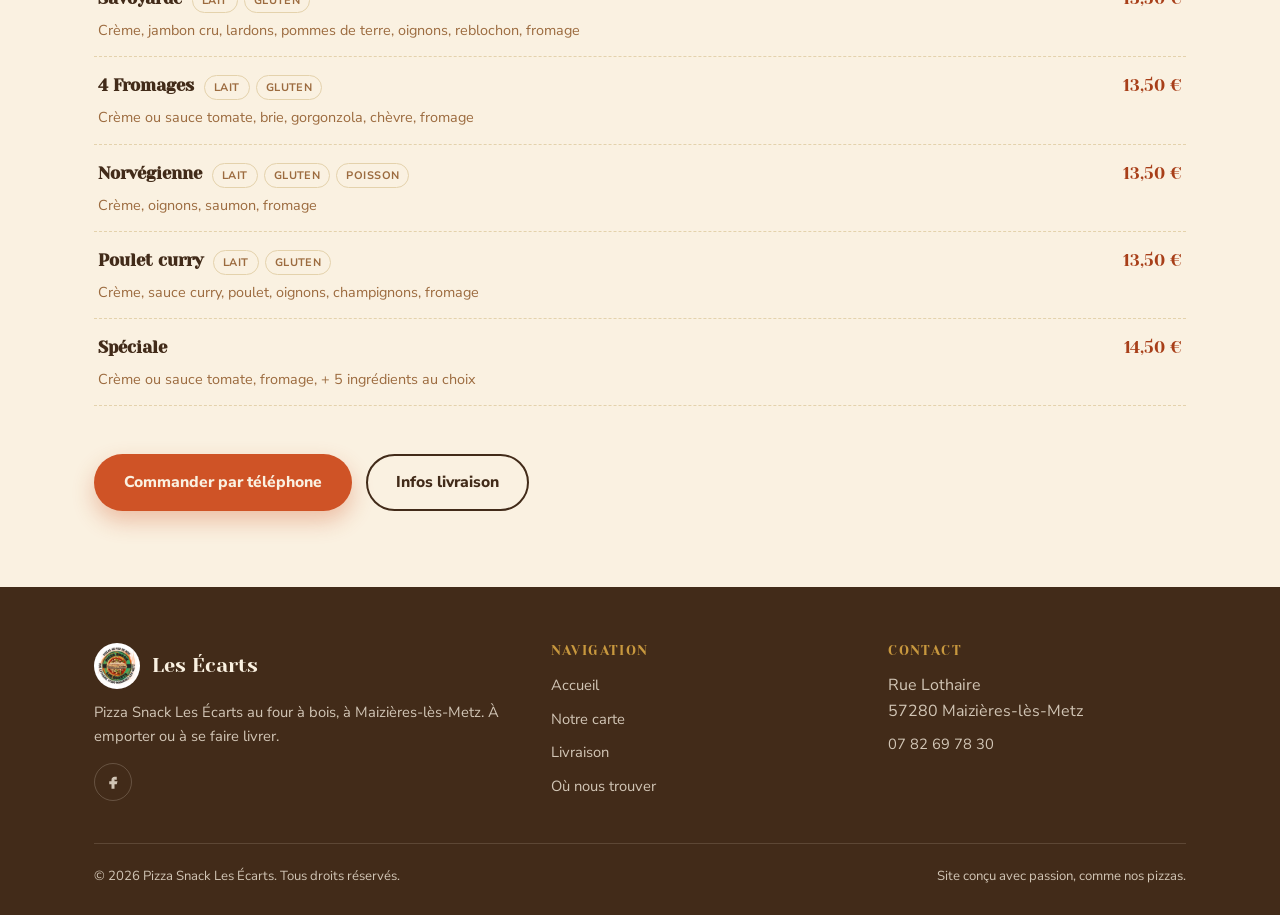
<file: menu.html>
<!DOCTYPE html>
<html lang="fr">
<head>
<meta charset="UTF-8">
<meta name="viewport" content="width=device-width, initial-scale=1.0">
<title>Notre carte | Pizza Snack Les Écarts</title>
<meta name="description" content="La carte de Pizza Snack Les Écarts : pizzas au four à bois, sandwichs chauds, paninis, menu enfant, boissons et desserts.">
<link rel="icon" href="assets/img/favicon.png" type="image/png">
<link rel="preconnect" href="https://fonts.googleapis.com">
<link rel="preconnect" href="https://fonts.gstatic.com" crossorigin>
<link href="https://fonts.googleapis.com/css2?family=Yeseva+One&family=Caveat:wght@600&family=Nunito+Sans:wght@400;600;700;800&display=swap" rel="stylesheet">
<link rel="stylesheet" href="assets/css/style.css">
</head>
<body>

<div class="vacation-banner" id="vacationBanner" hidden>
  <div class="container vacation-banner-inner">
    <span class="vacation-banner-text">🌴 <strong>Fermeture annuelle</strong> — du lundi 27 juillet au dimanche 9 août inclus. Réouverture le lundi 10 août. Merci de votre compréhension, à très vite&nbsp;!</span>
    <button class="vacation-banner-close" id="vacationBannerClose" aria-label="Fermer ce message">&times;</button>
  </div>
</div>

<header class="site-header">
  <div class="container">
    <a href="index.html" class="brand">
      <img src="assets/img/logo.jpg" alt="Logo Pizza Snack Les Écarts">
      <span class="brand-text">Les Écarts<small>Pizza snack &middot; four à bois</small></span>
    </a>
    <button class="nav-toggle" aria-label="Ouvrir le menu" aria-expanded="false">
      <svg viewBox="0 0 24 24" fill="none" stroke="currentColor" stroke-width="2" stroke-linecap="round"><line x1="3" y1="6" x2="21" y2="6"/><line x1="3" y1="12" x2="21" y2="12"/><line x1="3" y1="18" x2="21" y2="18"/></svg>
    </button>
    <nav class="main-nav">
      <ul>
        <li><a href="index.html">Accueil</a></li>
        <li><a href="menu.html" class="is-active">Notre carte</a></li>
        <li><a href="livraison.html">Livraison</a></li>
        <li><a href="contact.html">Où nous trouver</a></li>
        <li><a class="btn btn-primary" href="tel:0782697830">Appeler pour commander</a></li>
      </ul>
    </nav>
  </div>
</header>

<main>

  <section class="section" style="padding-bottom: 0;">
    <div class="container">
      <p class="eyebrow">Notre carte</p>
      <h1 style="font-size: clamp(2.1rem, 4.5vw, 3rem);">Savoir-faire artisanal &amp; produits de qualité</h1>
      <p style="max-width: 60ch; color: var(--wood-soft);">Commandes par téléphone ou sur place — à emporter ou en livraison le soir. Règlement CB, espèces ou carte tickets restaurant.</p>
    </div>
  </section>

  <div class="menu-toolbar">
    <div class="container">
      <div class="menu-tabs" role="tablist" aria-label="Catégories de la carte">
        <button class="menu-tab" data-target="pizzas">
          <svg viewBox="0 0 24 24" fill="none" stroke="currentColor" stroke-width="1.8"><path d="M12 3 3 19h18L12 3Z"/></svg>
          Pizzas
        </button>
        <button class="menu-tab" data-target="enfant">
          <svg viewBox="0 0 24 24" fill="none" stroke="currentColor" stroke-width="1.8"><circle cx="12" cy="8" r="3.2"/><path d="M5 20c0-3.9 3.1-6 7-6s7 2.1 7 6"/></svg>
          Menu enfant
        </button>
        <button class="menu-tab" data-target="supplements">
          <svg viewBox="0 0 24 24" fill="none" stroke="currentColor" stroke-width="1.8" stroke-linecap="round"><path d="M12 5v14M5 12h14"/></svg>
          Suppléments
        </button>
        <button class="menu-tab" data-target="sandwichs">
          <svg viewBox="0 0 24 24" fill="none" stroke="currentColor" stroke-width="1.8" stroke-linecap="round"><path d="M4 10h16M4 14h16"/><rect x="3" y="7" width="18" height="10" rx="5"/></svg>
          Sandwichs chauds
        </button>
        <button class="menu-tab" data-target="paninis">
          <svg viewBox="0 0 24 24" fill="none" stroke="currentColor" stroke-width="1.8"><rect x="3" y="8" width="18" height="8" rx="2"/><path d="M3 12h18" stroke-dasharray="1.6 2.4"/></svg>
          Paninis
        </button>
        <button class="menu-tab" data-target="boissons">
          <svg viewBox="0 0 24 24" fill="none" stroke="currentColor" stroke-width="1.8"><path d="M6 3h12l-1.4 15a2 2 0 0 1-2 1.8H9.4a2 2 0 0 1-2-1.8L6 3Z"/><path d="M5 7h14"/></svg>
          Boissons
        </button>
        <button class="menu-tab" data-target="desserts">
          <svg viewBox="0 0 24 24" fill="none" stroke="currentColor" stroke-width="1.8"><path d="M4 12a8 8 0 0 1 16 0"/><path d="M3 12h18l-1.5 7a2 2 0 0 1-2 1.6H6.5a2 2 0 0 1-2-1.6L3 12Z"/></svg>
          Desserts
        </button>
      </div>
    </div>
  </div>

  <section class="section" style="padding-top: 24px;">
    <div class="container">

      <div class="menu-legend">
        <span><span class="tag">Lait</span> contient du lait</span>
        <span><span class="tag">Gluten</span> contient du gluten</span>
        <span><span class="tag">Poisson</span> contient du poisson</span>
        <span><span class="tag">Œuf</span> contient de l'œuf</span>
        <span><span class="tag">Fruits à coque</span> / <span class="tag">Arachide</span> allergènes possibles</span>
      </div>

      <!-- PIZZAS -->
      <div class="menu-panel" id="pizzas">
        <div class="menu-hero-photo">
          <img src="assets/img/pizza-menu-hero.jpg" alt="Pizza burrata et jambon cru, faite maison par Pizza Snack Les Écarts" loading="lazy">
        </div>

        <div class="menu-group">
          <h3>Pizzas base tomate</h3>
          <div class="menu-list">

            <div class="menu-row">
              <div class="menu-row-name"><strong>Margherita</strong><span class="menu-tags"><span class="tag">Lait</span><span class="tag">Gluten</span></span></div>
              <div class="menu-row-price">10 €</div>
              <div class="menu-row-desc">Sauce tomate, fromage</div>
            </div>

            <div class="menu-row">
              <div class="menu-row-name"><strong>Jambon</strong><span class="menu-tags"><span class="tag">Lait</span><span class="tag">Gluten</span></span></div>
              <div class="menu-row-price">11 €</div>
              <div class="menu-row-desc">Sauce tomate, jambon, fromage, olives</div>
            </div>

            <div class="menu-row">
              <div class="menu-row-name"><strong>Chorizo</strong><span class="menu-tags"><span class="tag">Lait</span><span class="tag">Gluten</span></span></div>
              <div class="menu-row-price">11 €</div>
              <div class="menu-row-desc">Sauce tomate, chorizo, fromage, olives</div>
            </div>

            <div class="menu-row">
              <div class="menu-row-name"><strong>Reine</strong><span class="menu-tags"><span class="tag">Lait</span><span class="tag">Gluten</span></span></div>
              <div class="menu-row-price">11,50 €</div>
              <div class="menu-row-desc">Sauce tomate, jambon, champignons, olives, fromage</div>
            </div>

            <div class="menu-row">
              <div class="menu-row-name"><strong>Chèvre</strong><span class="menu-tags"><span class="tag">Lait</span><span class="tag">Gluten</span></span></div>
              <div class="menu-row-price">12,50 €</div>
              <div class="menu-row-desc">Sauce tomate, lardons, oignons, chèvre, fromage</div>
            </div>

            <div class="menu-row">
              <div class="menu-row-name"><strong>Thon</strong><span class="menu-tags"><span class="tag">Lait</span><span class="tag">Gluten</span><span class="tag">Poisson</span></span></div>
              <div class="menu-row-price">12,50 €</div>
              <div class="menu-row-desc">Sauce tomate, thon, champignons, fromage, olives</div>
            </div>

            <div class="menu-row">
              <div class="menu-row-name"><strong>Napolitaine</strong><span class="menu-tags"><span class="tag">Lait</span><span class="tag">Gluten</span><span class="tag">Poisson</span></span></div>
              <div class="menu-row-price">12,50 €</div>
              <div class="menu-row-desc">Sauce tomate, câpres, anchois, olives, fromage</div>
            </div>

            <div class="menu-row">
              <div class="menu-row-name"><strong>Diavola</strong><span class="menu-tags"><span class="tag">Lait</span><span class="tag">Gluten</span></span></div>
              <div class="menu-row-price">12,50 €</div>
              <div class="menu-row-desc">Sauce tomate, jambon, poivrons, chorizo, lardons, fromage</div>
            </div>

            <div class="menu-row">
              <div class="menu-row-name"><strong>Végétarienne</strong><span class="menu-tags"><span class="tag">Lait</span><span class="tag">Gluten</span></span></div>
              <div class="menu-row-price">12,50 €</div>
              <div class="menu-row-desc">Sauce tomate, champignons, artichauts, poivrons, asperges, fromage</div>
            </div>

            <div class="menu-row">
              <div class="menu-row-name"><strong>4 Saisons</strong><span class="menu-tags"><span class="tag">Lait</span><span class="tag">Gluten</span></span></div>
              <div class="menu-row-price">12,50 €</div>
              <div class="menu-row-desc">Sauce tomate, jambon, champignons, artichauts, asperges, fromage, olives</div>
            </div>

            <div class="menu-row">
              <div class="menu-row-name"><strong>BBQ</strong><span class="menu-tags"><span class="tag">Lait</span><span class="tag">Gluten</span></span></div>
              <div class="menu-row-price">13,50 €</div>
              <div class="menu-row-desc">Sauce tomate, champignons, oignons, steak haché, sauce BBQ, fromage</div>
            </div>

            <div class="menu-row">
              <div class="menu-row-name"><strong>Orientale</strong><span class="menu-tags"><span class="tag">Lait</span><span class="tag">Gluten</span></span></div>
              <div class="menu-row-price">13,50 €</div>
              <div class="menu-row-desc">Sauce tomate, merguez, oignons, poivrons, fromage</div>
            </div>

            <div class="menu-row">
              <div class="menu-row-name"><strong>Cannibale</strong><span class="menu-tags"><span class="tag">Œuf</span><span class="tag">Lait</span><span class="tag">Gluten</span></span></div>
              <div class="menu-row-price">13,50 €</div>
              <div class="menu-row-desc">Sauce tomate, steak haché, oignons, poivrons, crème, œuf, fromage</div>
            </div>

            <div class="menu-row">
              <div class="menu-row-name"><strong>Burger</strong><span class="menu-tags"><span class="tag">Lait</span><span class="tag">Gluten</span></span></div>
              <div class="menu-row-price">13,50 €</div>
              <div class="menu-row-desc">Sauce tomate, steak haché, oignons, cornichons, cheddar, sauce burger, fromage</div>
            </div>

            <div class="menu-row">
              <div class="menu-row-name"><strong>Poulet</strong><span class="menu-tags"><span class="tag">Lait</span><span class="tag">Gluten</span></span></div>
              <div class="menu-row-price">13,50 €</div>
              <div class="menu-row-desc">Sauce tomate, champignons, oignons, émincé de poulet, crème, olives, fromage</div>
            </div>

            <div class="menu-row">
              <div class="menu-row-name"><strong>Piquante</strong><span class="menu-tags"><span class="tag">Lait</span><span class="tag">Gluten</span></span></div>
              <div class="menu-row-price">13,50 €</div>
              <div class="menu-row-desc">Sauce tomate, merguez, chorizo, steak haché, oignons, poivrons, fromage</div>
            </div>

            <div class="menu-row">
              <div class="menu-row-name"><strong>Kebab</strong><span class="menu-tags"><span class="tag">Lait</span><span class="tag">Gluten</span></span></div>
              <div class="menu-row-price">13,50 €</div>
              <div class="menu-row-desc">Sauce tomate, oignons, viandes kebab, sauce pitta kebab, mozzarella</div>
            </div>

            <div class="menu-row">
              <div class="menu-row-name"><strong>Paysanne</strong><span class="menu-tags"><span class="tag">Œuf</span><span class="tag">Lait</span><span class="tag">Gluten</span></span></div>
              <div class="menu-row-price">13,50 €</div>
              <div class="menu-row-desc">Sauce tomate, champignons, pommes de terre, poulet, lardons, œuf, crème, fromage</div>
            </div>

            <div class="menu-row">
              <div class="menu-row-name"><strong>Spéciale</strong></div>
              <div class="menu-row-price">14,50 €</div>
              <div class="menu-row-desc">Crème ou sauce tomate, fromage, + 5 ingrédients au choix</div>
            </div>

          </div>
        </div>

        <div class="menu-group">
          <h3>Pizzas base crème</h3>
          <div class="menu-list">

            <div class="menu-row">
              <div class="menu-row-name"><strong>Flamme</strong><span class="menu-tags"><span class="tag">Lait</span><span class="tag">Gluten</span></span></div>
              <div class="menu-row-price">12,50 €</div>
              <div class="menu-row-desc">Crème, lardons, oignons, fromage</div>
            </div>

            <div class="menu-row">
              <div class="menu-row-name"><strong>Chèvre miel</strong><span class="menu-tags"><span class="tag">Lait</span><span class="tag">Gluten</span></span></div>
              <div class="menu-row-price">12,50 €</div>
              <div class="menu-row-desc">Crème, chèvre, miel, fromage</div>
            </div>

            <div class="menu-row">
              <div class="menu-row-name"><strong>Forestière</strong><span class="menu-tags"><span class="tag">Lait</span><span class="tag">Gluten</span></span></div>
              <div class="menu-row-price">13,50 €</div>
              <div class="menu-row-desc">Crème, lardons, oignons, champignons, raclette, fromage</div>
            </div>

            <div class="menu-row">
              <div class="menu-row-name"><strong>Raclette</strong><span class="menu-tags"><span class="tag">Lait</span><span class="tag">Gluten</span></span></div>
              <div class="menu-row-price">13,50 €</div>
              <div class="menu-row-desc">Crème, jambon, chorizo, pommes de terre, raclette, fromage</div>
            </div>

            <div class="menu-row">
              <div class="menu-row-name"><strong>Savoyarde</strong><span class="menu-tags"><span class="tag">Lait</span><span class="tag">Gluten</span></span></div>
              <div class="menu-row-price">13,50 €</div>
              <div class="menu-row-desc">Crème, jambon cru, lardons, pommes de terre, oignons, reblochon, fromage</div>
            </div>

            <div class="menu-row">
              <div class="menu-row-name"><strong>4 Fromages</strong><span class="menu-tags"><span class="tag">Lait</span><span class="tag">Gluten</span></span></div>
              <div class="menu-row-price">13,50 €</div>
              <div class="menu-row-desc">Crème ou sauce tomate, brie, gorgonzola, chèvre, fromage</div>
            </div>

            <div class="menu-row">
              <div class="menu-row-name"><strong>Norvégienne</strong><span class="menu-tags"><span class="tag">Lait</span><span class="tag">Gluten</span><span class="tag">Poisson</span></span></div>
              <div class="menu-row-price">13,50 €</div>
              <div class="menu-row-desc">Crème, oignons, saumon, fromage</div>
            </div>

            <div class="menu-row">
              <div class="menu-row-name"><strong>Poulet curry</strong><span class="menu-tags"><span class="tag">Lait</span><span class="tag">Gluten</span></span></div>
              <div class="menu-row-price">13,50 €</div>
              <div class="menu-row-desc">Crème, sauce curry, poulet, oignons, champignons, fromage</div>
            </div>

            <div class="menu-row">
              <div class="menu-row-name"><strong>Spéciale</strong></div>
              <div class="menu-row-price">14,50 €</div>
              <div class="menu-row-desc">Crème ou sauce tomate, fromage, + 5 ingrédients au choix</div>
            </div>

          </div>
        </div>
      </div>

      <!-- MENU ENFANT -->
      <div class="menu-panel" id="enfant">
        <div class="menu-group">
          <h3>Menu enfant</h3>
          <div class="menu-list">
            <div class="menu-row">
              <div class="menu-row-name"><strong>Menu enfant</strong><span class="menu-tags"><span class="tag">Lait</span><span class="tag">Gluten</span></span></div>
              <div class="menu-row-price">8 €</div>
              <div class="menu-row-desc">Pizza Margherita ou jambon + Capri-Sun</div>
            </div>
          </div>
        </div>
      </div>

      <!-- SUPPLEMENTS -->
      <div class="menu-panel" id="supplements">
        <div class="menu-group">
          <h3>Suppléments pizza</h3>
          <p class="group-note">À ajouter sur n'importe quelle pizza de la carte.</p>
          <div class="menu-list">
            <div class="menu-row">
              <div class="menu-row-name"><strong>Légumes</strong></div>
              <div class="menu-row-price">1,50 €</div>
              <div class="menu-row-desc">Artichauts, asperges, câpres, poivrons, champignons, oignons, pommes de terre, olives, etc.</div>
            </div>
            <div class="menu-row">
              <div class="menu-row-name"><strong>Viandes</strong><span class="menu-tags"><span class="tag">Poisson</span></span></div>
              <div class="menu-row-price">2 €</div>
              <div class="menu-row-desc">Poulet, steak haché, merguez, jambon, chorizo, lardons, anchois, saumon</div>
            </div>
            <div class="menu-row">
              <div class="menu-row-name"><strong>Fromages</strong><span class="menu-tags"><span class="tag">Lait</span></span></div>
              <div class="menu-row-price">2 €</div>
              <div class="menu-row-desc">Brie, gorgonzola, chèvre, reblochon, raclette, cheddar, fromage</div>
            </div>
          </div>
        </div>
      </div>

      <!-- SANDWICHS CHAUDS -->
      <div class="menu-panel" id="sandwichs">
        <div class="menu-group">
          <h3>Sandwichs chauds</h3>
          <p class="group-note">Tous nos sandwichs chauds sont accompagnés d'une sauce au choix. Ils peuvent aussi être servis en bowl avec frites, à partir de 10 €.</p>
          <div class="menu-list">
            <div class="menu-row">
              <div class="menu-row-name"><strong>Hamburger</strong><span class="menu-tags"><span class="tag">Gluten</span></span></div>
              <div class="menu-row-price">7,50 €</div>
              <div class="menu-row-desc">Steak haché</div>
            </div>
            <div class="menu-row">
              <div class="menu-row-name"><strong>Américain</strong><span class="menu-tags"><span class="tag">Gluten</span></span></div>
              <div class="menu-row-price">9,50 €</div>
              <div class="menu-row-desc">Steak haché, frites</div>
            </div>
            <div class="menu-row">
              <div class="menu-row-name"><strong>Cheese</strong><span class="menu-tags"><span class="tag">Gluten</span><span class="tag">Lait</span></span></div>
              <div class="menu-row-price">8 €</div>
              <div class="menu-row-desc">Steak haché, cheddar</div>
            </div>
            <div class="menu-row">
              <div class="menu-row-name"><strong>Vosgien</strong><span class="menu-tags"><span class="tag">Lait</span><span class="tag">Gluten</span></span></div>
              <div class="menu-row-price">8,50 €</div>
              <div class="menu-row-desc">Steak haché, crème, lardons</div>
            </div>
            <div class="menu-row">
              <div class="menu-row-name"><strong>Forestier</strong><span class="menu-tags"><span class="tag">Gluten</span><span class="tag">Lait</span></span></div>
              <div class="menu-row-price">9 €</div>
              <div class="menu-row-desc">Steak haché, crème, champignons, lardons</div>
            </div>
            <div class="menu-row">
              <div class="menu-row-name"><strong>Mexicain</strong><span class="menu-tags"><span class="tag">Gluten</span></span></div>
              <div class="menu-row-price">9 €</div>
              <div class="menu-row-desc">Steak haché, sauce maison, chorizo, poivrons, oignons</div>
            </div>
            <div class="menu-row">
              <div class="menu-row-name"><strong>Merguez</strong><span class="menu-tags"><span class="tag">Gluten</span></span></div>
              <div class="menu-row-price">7,50 €</div>
            </div>
            <div class="menu-row">
              <div class="menu-row-name"><strong>Omelette</strong><span class="menu-tags"><span class="tag">Gluten</span></span></div>
              <div class="menu-row-price">7 €</div>
            </div>
            <div class="menu-row">
              <div class="menu-row-name"><strong>Barquette de frites</strong></div>
              <div class="menu-row-price">3,50 €</div>
            </div>
          </div>
        </div>

        <div class="menu-group">
          <h3>Suppléments sandwich</h3>
          <div class="menu-list">
            <div class="menu-row"><div class="menu-row-name"><strong>Frites (dans le sandwich)</strong></div><div class="menu-row-price">2 €</div></div>
            <div class="menu-row"><div class="menu-row-name"><strong>Œuf</strong><span class="menu-tags"><span class="tag">Œuf</span></span></div><div class="menu-row-price">1 €</div></div>
            <div class="menu-row"><div class="menu-row-name"><strong>Lardons</strong></div><div class="menu-row-price">1 €</div></div>
            <div class="menu-row"><div class="menu-row-name"><strong>Sauce supplémentaire</strong></div><div class="menu-row-price">0,50 €</div></div>
            <div class="menu-row"><div class="menu-row-name"><strong>Steak</strong></div><div class="menu-row-price">3 €</div></div>
            <div class="menu-row"><div class="menu-row-name"><strong>Bacon</strong></div><div class="menu-row-price">1 €</div></div>
            <div class="menu-row"><div class="menu-row-name"><strong>Cheese</strong></div><div class="menu-row-price">0,50 €</div></div>
            <div class="menu-row"><div class="menu-row-name"><strong>Chorizo</strong></div><div class="menu-row-price">1 €</div></div>
            <div class="menu-row"><div class="menu-row-name"><strong>Emmental</strong><span class="menu-tags"><span class="tag">Lait</span></span></div><div class="menu-row-price">0,50 €</div></div>
            <div class="menu-row"><div class="menu-row-name"><strong>Salade</strong></div><div class="menu-row-price">0,50 €</div></div>
            <div class="menu-row"><div class="menu-row-name"><strong>Tomates</strong></div><div class="menu-row-price">0,50 €</div></div>
            <div class="menu-row"><div class="menu-row-name"><strong>Oignons</strong></div><div class="menu-row-price">0,50 €</div></div>
            <div class="menu-row"><div class="menu-row-name"><strong>Pot de sauce</strong></div><div class="menu-row-price">0,50 €</div></div>
          </div>
        </div>

        <div class="menu-group">
          <h3>Nos sauces</h3>
          <p class="group-note">Ketchup, mayonnaise, andalouse, algérienne, sauce blanche, sauce big burger, sauce maison, BBQ, moutarde.</p>
        </div>
      </div>

      <!-- PANINIS -->
      <div class="menu-panel" id="paninis">
        <div class="menu-group">
          <h3>Nos paninis</h3>
          <div class="menu-list">
            <div class="menu-row">
              <div class="menu-row-name"><strong>Jambon</strong><span class="menu-tags"><span class="tag">Gluten</span><span class="tag">Lait</span></span></div>
              <div class="menu-row-price">6,50 €</div>
              <div class="menu-row-desc">Crème, jambon, mozzarella</div>
            </div>
            <div class="menu-row">
              <div class="menu-row-name"><strong>3 fromages</strong><span class="menu-tags"><span class="tag">Lait</span><span class="tag">Gluten</span></span></div>
              <div class="menu-row-price">6,50 €</div>
              <div class="menu-row-desc">Crème, gorgonzola, brie, mozzarella</div>
            </div>
            <div class="menu-row">
              <div class="menu-row-name"><strong>Poulet</strong><span class="menu-tags"><span class="tag">Lait</span><span class="tag">Gluten</span></span></div>
              <div class="menu-row-price">6,50 €</div>
              <div class="menu-row-desc">Crème, poulet, fromage</div>
            </div>
            <div class="menu-row">
              <div class="menu-row-name"><strong>Poulet curry</strong><span class="menu-tags"><span class="tag">Gluten</span><span class="tag">Lait</span></span></div>
              <div class="menu-row-price">6,50 €</div>
              <div class="menu-row-desc">Sauce curry, poulet, fromage</div>
            </div>
            <div class="menu-row">
              <div class="menu-row-name"><strong>Chèvre</strong><span class="menu-tags"><span class="tag">Lait</span><span class="tag">Gluten</span></span></div>
              <div class="menu-row-price">6,50 €</div>
              <div class="menu-row-desc">Crème, jambon, chèvre, tomates, fromage</div>
            </div>
            <div class="menu-row">
              <div class="menu-row-name"><strong>Chèvre miel</strong><span class="menu-tags"><span class="tag">Lait</span><span class="tag">Gluten</span></span></div>
              <div class="menu-row-price">6,50 €</div>
              <div class="menu-row-desc">Crème, chèvre, miel, fromage, mozzarella</div>
            </div>
            <div class="menu-row">
              <div class="menu-row-name"><strong>Raclette</strong><span class="menu-tags"><span class="tag">Lait</span><span class="tag">Gluten</span></span></div>
              <div class="menu-row-price">6,50 €</div>
              <div class="menu-row-desc">Crème, jambon cru, raclette, fromage</div>
            </div>
            <div class="menu-row">
              <div class="menu-row-name"><strong>Saumon</strong><span class="menu-tags"><span class="tag">Lait</span><span class="tag">Gluten</span><span class="tag">Poisson</span></span></div>
              <div class="menu-row-price">7 €</div>
              <div class="menu-row-desc">Crème, saumon, fromage</div>
            </div>
            <div class="menu-row">
              <div class="menu-row-name"><strong>Burger</strong><span class="menu-tags"><span class="tag">Lait</span><span class="tag">Gluten</span></span></div>
              <div class="menu-row-price">7 €</div>
              <div class="menu-row-desc">Sauce BiggyBurger, steak haché, cornichon, oignon, cheddar</div>
            </div>
          </div>
        </div>
      </div>

      <!-- BOISSONS -->
      <div class="menu-panel" id="boissons">
        <div class="menu-group">
          <h3>Boissons</h3>
          <div class="menu-list">
            <div class="menu-row"><div class="menu-row-name"><strong>Eau</strong></div><div class="menu-row-price">1 €</div><div class="menu-row-desc">50 cl</div></div>
            <div class="menu-row"><div class="menu-row-name"><strong>Capri-Sun</strong></div><div class="menu-row-price">1,50 €</div></div>
            <div class="menu-row"><div class="menu-row-name"><strong>San Pellegrino</strong></div><div class="menu-row-price">2 €</div><div class="menu-row-desc">50 cl</div></div>
            <div class="menu-row"><div class="menu-row-name"><strong>Coca-Cola</strong></div><div class="menu-row-price">3,50 €</div><div class="menu-row-desc">1,25 L</div></div>
            <div class="menu-row"><div class="menu-row-name"><strong>Ice Tea</strong></div><div class="menu-row-price">3,50 €</div><div class="menu-row-desc">1,25 L</div></div>
            <div class="menu-row"><div class="menu-row-name"><strong>Soft</strong></div><div class="menu-row-price">2 €</div><div class="menu-row-desc">33 cl — Coca-Cola (cherry, zéro), Ice Tea...</div></div>
            <div class="menu-row"><div class="menu-row-name"><strong>Redbull</strong></div><div class="menu-row-price">3,50 €</div></div>
            <div class="menu-row">
              <div class="menu-row-name"><strong>Heineken</strong></div>
              <div class="menu-row-price">3 €</div>
              <div class="menu-row-desc">Limitée à une par personne, achat d'un repas requis.</div>
            </div>
            <div class="menu-row">
              <div class="menu-row-name"><strong>Desperados</strong></div>
              <div class="menu-row-price">3,50 €</div>
              <div class="menu-row-desc">Limitée à une par personne, achat d'un repas requis.</div>
            </div>
            <div class="menu-row">
              <div class="menu-row-name"><strong>Vin rosé italien</strong></div>
              <div class="menu-row-price">10 €</div>
              <div class="menu-row-desc">75 cl — Limitée à une bouteille par personne, achat d'un repas requis.</div>
            </div>
            <div class="menu-row">
              <div class="menu-row-name"><strong>Vin rouge italien</strong></div>
              <div class="menu-row-price">11 €</div>
              <div class="menu-row-desc">75 cl — Limitée à une bouteille par personne, achat d'un repas requis.</div>
            </div>
          </div>
        </div>
      </div>

      <!-- DESSERTS -->
      <div class="menu-panel" id="desserts">
        <div class="menu-group">
          <h3>Nos desserts</h3>
          <div class="menu-list">
            <div class="menu-row">
              <div class="menu-row-name"><strong>Tiramisu</strong><span class="menu-tags"><span class="tag">Gluten</span><span class="tag">Œuf</span><span class="tag">Fruits à coque</span><span class="tag">Lait</span><span class="tag">Arachide</span></span></div>
              <div class="menu-row-price">4 €</div>
              <div class="menu-row-desc">Spéculoos</div>
            </div>
            <div class="menu-row">
              <div class="menu-row-name"><strong>Pizza Nutella</strong><span class="menu-tags"><span class="tag">Gluten</span></span></div>
              <div class="menu-row-price">9,50 €</div>
              <div class="menu-row-desc">Spéculoos</div>
            </div>
            <div class="menu-row">
              <div class="menu-row-name"><strong>Panini Nutella</strong></div>
              <div class="menu-row-price">6 €</div>
              <div class="menu-row-desc">Spéculoos</div>
            </div>
          </div>
        </div>
      </div>

      <div class="hero-actions" style="margin-top: 48px;">
        <a href="tel:0782697830" class="btn btn-primary">Commander par téléphone</a>
        <a href="livraison.html" class="btn btn-outline">Infos livraison</a>
      </div>

    </div>
  </section>

</main>

<footer class="site-footer">
  <div class="container">
    <div class="footer-grid">
      <div>
        <div class="footer-brand">
          <img src="assets/img/logo.jpg" alt="Logo Pizza Snack Les Écarts">
          <span>Les Écarts</span>
        </div>
        <p>Pizza Snack Les Écarts au four à bois, à Maizières-lès-Metz. À emporter ou à se faire livrer.</p>
        <div class="footer-social">
          <a href="https://www.facebook.com/p/pizza-snack-les-%C3%A9carts-100093835788846/" aria-label="Facebook" target="_blank" rel="noopener">
            <svg viewBox="0 0 24 24" fill="currentColor"><path d="M14 9h3V5h-3c-2.2 0-4 1.8-4 4v2H7v4h3v6h4v-6h3l1-4h-4V9c0-.6.4-1 1-1Z"/></svg>
          </a>
        </div>
      </div>
      <div>
        <h4>Navigation</h4>
        <ul>
          <li><a href="index.html">Accueil</a></li>
          <li><a href="menu.html">Notre carte</a></li>
          <li><a href="livraison.html">Livraison</a></li>
          <li><a href="contact.html">Où nous trouver</a></li>
        </ul>
      </div>
      <div>
        <h4>Contact</h4>
        <ul>
          <li>Rue Lothaire<br>57280 Maizières-lès-Metz</li>
          <li><a href="tel:0782697830">07 82 69 78 30</a></li>
        </ul>
      </div>
    </div>
    <div class="footer-bottom">
      <span>&copy; 2026 Pizza Snack Les Écarts. Tous droits réservés.</span>
      <span>Site conçu avec passion, comme nos pizzas.</span>
    </div>
  </div>
</footer>

<a href="tel:0782697830" class="call-fab">
  <svg viewBox="0 0 24 24" fill="none" stroke="currentColor" stroke-width="1.8"><path d="M4 5c0 8.3 6.7 15 15 15l3-3.6a1.3 1.3 0 0 0-.5-2.1l-4-1.6a1.3 1.3 0 0 0-1.4.3l-1.4 1.4a12 12 0 0 1-5.6-5.6L10.5 8a1.3 1.3 0 0 0 .3-1.4l-1.6-4A1.3 1.3 0 0 0 7.1 2L4 5Z"/></svg>
  <span>Commander</span>
</a>

<script src="assets/js/main.js"></script>
</body>
</html>
</file>
<file: assets/css/style.css>
/* =========================================================
   PIZZA SNACK LES ÉCARTS — v2
   Palette "boulangerie de quartier" : crème, bois, braise
   ========================================================= */

:root {
  --cream: #faf1e1;
  --cream-deep: #f0dfc0;
  --cream-line: #e4d2ac;
  --wood-dark: #422b19;
  --wood: #7a4a26;
  --wood-soft: #9c6b3f;
  --ember: #cf5326;
  --ember-deep: #a83f19;
  --gold: #c8983e;
  --olive: #6e7c4e;
  --shadow-soft: 0 16px 34px rgba(66, 43, 25, 0.14);
  --radius: 16px;

  --font-display: "Yeseva One", "Georgia", serif;
  --font-body: "Nunito Sans", "Segoe UI", sans-serif;
  --font-accent: "Caveat", cursive;

  --container: 1140px;
}

* { box-sizing: border-box; }
html { scroll-behavior: smooth; }

body {
  margin: 0;
  font-family: var(--font-body);
  color: var(--wood-dark);
  background: var(--cream);
  line-height: 1.6;
  -webkit-font-smoothing: antialiased;
}

img { max-width: 100%; display: block; }
a { color: inherit; text-decoration: none; }
ul { margin: 0; padding: 0; list-style: none; }
h1, h2, h3, h4 { font-family: var(--font-display); font-weight: 400; line-height: 1.15; margin: 0 0 0.45em; color: var(--wood-dark); }
p { margin: 0 0 1em; }

.container { width: 100%; max-width: var(--container); margin: 0 auto; padding: 0 24px; }

:focus-visible { outline: 3px solid var(--gold); outline-offset: 2px; }

.accent-tag {
  font-family: var(--font-accent);
  font-size: 1.5rem;
  color: var(--ember);
  display: inline-block;
  transform: rotate(-2deg);
}

.eyebrow {
  display: inline-flex; align-items: center; gap: 8px;
  font-weight: 800; font-size: 0.78rem; letter-spacing: 0.14em; text-transform: uppercase;
  color: var(--ember-deep); margin-bottom: 0.8em;
}
.eyebrow::before { content: ""; width: 22px; height: 2px; background: var(--gold); display: inline-block; }
.on-dark .eyebrow { color: var(--gold); }
.on-dark .eyebrow::before { background: var(--gold); }

/* ---------- Buttons ---------- */
.btn {
  display: inline-flex; align-items: center; gap: 10px;
  font-family: var(--font-body); font-weight: 800; font-size: 0.98rem;
  padding: 14px 28px; border-radius: 999px; border: 2px solid transparent;
  cursor: pointer; transition: transform 0.15s ease, box-shadow 0.15s ease, background 0.15s ease;
}
.btn:hover { transform: translateY(-2px); }
.btn-primary { background: var(--ember); color: var(--cream); box-shadow: 0 10px 22px rgba(207, 83, 38, 0.32); }
.btn-primary:hover { background: var(--ember-deep); }
.btn-outline { background: transparent; border-color: currentColor; color: inherit; }
.btn-outline:hover { background: rgba(66, 43, 25, 0.06); }
.on-dark .btn-outline:hover { background: rgba(250, 241, 225, 0.1); }

@media (prefers-reduced-motion: reduce) { html { scroll-behavior: auto; } }

/* ---------- Vacation banner ---------- */
.vacation-banner {
  background: linear-gradient(135deg, var(--ember), var(--ember-deep));
  color: var(--cream);
}
.vacation-banner[hidden] { display: none; }
.vacation-banner-inner {
  display: flex; align-items: center; justify-content: center; gap: 16px;
  padding: 12px 24px; text-align: center;
}
.vacation-banner-text { font-size: 0.92rem; font-weight: 600; line-height: 1.4; }
.vacation-banner-text strong { font-family: var(--font-display); font-weight: 400; font-size: 1.02em; }
.vacation-banner-close {
  flex: none; background: rgba(250,241,225,0.18); border: none; color: var(--cream);
  width: 26px; height: 26px; border-radius: 50%; font-size: 1.1rem; line-height: 1; cursor: pointer;
  display: inline-flex; align-items: center; justify-content: center; transition: background 0.15s ease;
}
.vacation-banner-close:hover { background: rgba(250,241,225,0.32); }
@media (max-width: 640px) {
  .vacation-banner-inner { flex-direction: column; gap: 8px; padding: 14px 20px; }
}

/* ---------- Header ---------- */
.site-header {
  position: sticky; top: 0; z-index: 100;
  background: rgba(250, 241, 225, 0.97);
  border-bottom: 1px solid var(--cream-line);
}
.site-header .container { display: flex; align-items: center; justify-content: space-between; height: 82px; }
.brand { display: flex; align-items: center; gap: 12px; }
.brand img { height: 52px; width: 52px; border-radius: 50%; object-fit: cover; box-shadow: var(--shadow-soft); }
.brand .brand-text { font-family: var(--font-display); font-size: 1.3rem; line-height: 1.1; }
.brand small { display: block; font-family: var(--font-body); font-weight: 700; font-size: 0.62rem; letter-spacing: 0.2em; text-transform: uppercase; color: var(--wood-soft); }

.nav-toggle { display: none; background: none; border: none; color: var(--wood-dark); cursor: pointer; padding: 8px; }
.nav-toggle svg { width: 26px; height: 26px; }

.main-nav ul { display: flex; gap: 4px; align-items: center; }
.main-nav a {
  display: inline-block; padding: 10px 16px; font-weight: 700; font-size: 0.95rem;
  border-radius: 999px; transition: background 0.15s ease, color 0.15s ease; position: relative;
}
.main-nav a:hover { background: var(--cream-deep); }
.main-nav a.is-active { color: var(--ember-deep); }
.main-nav a.is-active::after {
  content: ""; position: absolute; left: 16px; right: 16px; bottom: 5px; height: 2px;
  background: var(--ember); border-radius: 2px;
}
.main-nav .btn-primary { margin-left: 8px; padding: 10px 20px; font-size: 0.9rem; }

@media (max-width: 860px) {
  .nav-toggle { display: inline-flex; }
  .main-nav {
    position: fixed; inset: 82px 0 0 0; background: var(--cream); z-index: 99;
    transform: translateY(-8px); opacity: 0; visibility: hidden;
    transition: opacity 0.2s ease, transform 0.2s ease, visibility 0.2s; overflow-y: auto;
  }
  .main-nav.is-open { opacity: 1; transform: translateY(0); visibility: visible; }
  .main-nav ul { flex-direction: column; align-items: stretch; padding: 20px; gap: 6px; }
  .main-nav a { padding: 16px; font-size: 1.1rem; }
  .main-nav .btn-primary { margin: 10px 4px 0; text-align: center; justify-content: center; }
}

/* ---------- Hero ---------- */
.hero { background: var(--cream); overflow: hidden; }
.hero .container {
  padding-top: 64px; padding-bottom: 72px;
  display: grid; grid-template-columns: 1fr 0.95fr; gap: 52px; align-items: center;
}
.hero h1 { font-size: clamp(2.5rem, 5vw, 3.9rem); margin-bottom: 0.3em; }
.hero h1 em { font-style: normal; color: var(--ember); }
.hero-lead { font-size: 1.12rem; max-width: 46ch; color: rgba(66,43,25,0.75); }
.hero-actions { display: flex; gap: 14px; flex-wrap: wrap; margin-top: 1.6em; }
.hero-meta { display: flex; gap: 28px; margin-top: 2.2em; flex-wrap: wrap; }
.hero-meta div { font-size: 0.88rem; color: var(--wood-soft); }
.hero-meta strong { display: block; font-family: var(--font-display); font-size: 1.25rem; color: var(--ember-deep); }

.hero-photo {
  position: relative; border-radius: var(--radius); overflow: hidden;
  aspect-ratio: 4/3.1; box-shadow: var(--shadow-soft); border: 6px solid #fff;
}
.hero-photo img { width: 100%; height: 100%; object-fit: cover; }
.hero-photo .badge {
  position: absolute; bottom: 16px; left: 16px;
  background: rgba(250,241,225,0.94); padding: 8px 16px; border-radius: 999px;
  font-family: var(--font-accent); font-size: 1.15rem; color: var(--ember-deep);
  box-shadow: var(--shadow-soft);
}

/* ---------- Crust divider ---------- */
.crust-divider { height: 24px; width: 100%; background-repeat: repeat-x; background-size: 42px 24px; background-position: top center; }
.crust-divider.to-cream { background-color: var(--cream); background-image: radial-gradient(circle at 21px 0, var(--cream-deep) 14px, transparent 14.5px); }
.crust-divider.to-deep { background-color: var(--cream-deep); background-image: radial-gradient(circle at 21px 0, var(--cream) 14px, transparent 14.5px); }
.crust-divider.to-wood { background-color: var(--wood-dark); background-image: radial-gradient(circle at 21px 24px, var(--cream) 14px, transparent 14.5px); }
.crust-divider.from-wood { background-color: var(--cream); background-image: radial-gradient(circle at 21px 0, var(--wood-dark) 14px, transparent 14.5px); }

/* ---------- Sections ---------- */
.section { padding: 76px 0; }
.section-deep { background: var(--cream-deep); }
.section-wood { background: var(--wood-dark); color: var(--cream); }
.section-head { max-width: 640px; margin-bottom: 44px; }
.section-head p { color: rgba(66,43,25,0.68); font-size: 1.05rem; }
.on-dark .section-head p { color: rgba(250,241,225,0.75); }

/* ---------- Histoire ---------- */
.about-grid { display: grid; grid-template-columns: 0.95fr 1.05fr; gap: 52px; align-items: center; }
.about-photo { border-radius: var(--radius); overflow: hidden; box-shadow: var(--shadow-soft); border: 6px solid #fff; }
.about-photo img { aspect-ratio: 5/4.3; object-fit: cover; }
.about-facts { display: grid; grid-template-columns: repeat(3, 1fr); gap: 18px; margin-top: 32px; }
.fact { background: var(--cream); border: 1px solid var(--cream-line); border-radius: var(--radius); padding: 18px; }
.fact strong { display: block; font-family: var(--font-display); font-size: 1.5rem; color: var(--ember-deep); }
.fact span { font-size: 0.85rem; color: var(--wood-soft); }

/* ---------- Icon cards ---------- */
.info-strip { display: grid; grid-template-columns: repeat(3, 1fr); gap: 24px; }
.info-item {
  background: var(--cream); border: 1px solid var(--cream-line); border-radius: var(--radius);
  padding: 26px; transition: transform 0.15s ease, box-shadow 0.15s ease;
}
.info-item:hover { transform: translateY(-4px); box-shadow: var(--shadow-soft); }
.info-item .icon { width: 40px; height: 40px; color: var(--ember); margin-bottom: 14px; }
.info-item h4 { font-size: 1.1rem; margin-bottom: 0.35em; }
.info-item p { font-size: 0.94rem; color: var(--wood-soft); margin-bottom: 0; }

/* ---------- CTA band with photo ---------- */
.cta-band {
  display: grid; grid-template-columns: 1fr 0.85fr; gap: 0; align-items: stretch;
  background: var(--wood-dark); color: var(--cream); border-radius: 22px; overflow: hidden;
}
.cta-band-text { padding: 48px; display: flex; flex-direction: column; justify-content: center; }
.cta-band h2 { font-size: clamp(1.7rem, 3vw, 2.25rem); color: var(--cream); }
.cta-band p { color: rgba(250,241,225,0.82); }
.cta-band .btn-outline { border-color: var(--cream); }
.cta-band-photo { position: relative; min-height: 260px; }
.cta-band-photo img { width: 100%; height: 100%; object-fit: cover; }

/* ---------- Contact ---------- */
.contact-grid { display: grid; grid-template-columns: 0.9fr 1.1fr; gap: 40px; }
.contact-card { background: var(--wood-dark); color: var(--cream); border-radius: 22px; padding: 36px; }
.contact-line { display: flex; gap: 14px; align-items: flex-start; padding: 16px 0; border-bottom: 1px solid rgba(250,241,225,0.14); }
.contact-line:last-child { border-bottom: none; }
.contact-line svg { width: 22px; height: 22px; color: var(--gold); flex: none; margin-top: 2px; }
.contact-line h4 { font-size: 0.95rem; margin-bottom: 0.25em; color: var(--gold); }
.contact-line p { margin: 0; font-size: 0.95rem; color: rgba(250,241,225,0.88); }
.map-frame { border-radius: 22px; overflow: hidden; border: 1px solid var(--cream-line); min-height: 340px; }
.map-frame iframe { width: 100%; height: 100%; min-height: 340px; border: 0; }

/* ---------- Menu page ---------- */
.menu-toolbar { position: sticky; top: 82px; z-index: 40; background: var(--cream); padding: 18px 0; border-bottom: 1px solid var(--cream-line); }
.menu-tabs { display: flex; gap: 8px; overflow-x: auto; padding-bottom: 4px; scrollbar-width: thin; }
.menu-tab {
  flex: none; font-family: var(--font-body); font-weight: 800; font-size: 0.92rem;
  padding: 10px 20px; border-radius: 999px; border: 1px solid var(--cream-line);
  background: var(--cream-deep); cursor: pointer; white-space: nowrap;
  transition: background 0.15s ease, color 0.15s ease, border-color 0.15s ease;
  display: inline-flex; align-items: center; gap: 8px;
}
.menu-tab svg { width: 17px; height: 17px; }
.menu-tab:hover { border-color: var(--ember); }
.menu-tab.is-active { background: var(--ember); border-color: var(--ember); color: var(--cream); }

.menu-panel { display: none; padding-top: 40px; }
.menu-panel.is-active { display: block; }

.menu-hero-photo { border-radius: var(--radius); overflow: hidden; margin-bottom: 36px; box-shadow: var(--shadow-soft); aspect-ratio: 16 / 9; max-height: 480px; }
.menu-hero-photo img { width: 100%; height: 100%; object-fit: cover; object-position: center center; }
@media (max-width: 640px) {
  .menu-hero-photo { aspect-ratio: 4 / 3; }
}

.menu-legend { display: flex; flex-wrap: wrap; gap: 16px; margin-bottom: 8px; font-size: 0.82rem; color: var(--wood-soft); }
.menu-legend span { display: inline-flex; align-items: center; gap: 6px; }

.menu-group { margin-top: 40px; }
.menu-group:first-child { margin-top: 0; }
.menu-group h3 { font-size: 1.3rem; color: var(--ember-deep); border-bottom: 2px solid var(--cream-line); padding-bottom: 10px; margin-bottom: 6px; }
.menu-group .group-note { font-size: 0.88rem; color: var(--wood-soft); margin: 6px 0 18px; }

.menu-list { display: grid; gap: 2px; }
.menu-row { display: grid; grid-template-columns: 1fr auto; gap: 6px 20px; align-items: baseline; padding: 14px 4px; border-bottom: 1px dashed var(--cream-line); }
.menu-row-name { display: flex; align-items: baseline; gap: 10px; flex-wrap: wrap; }
.menu-row-name strong { font-family: var(--font-display); font-size: 1.05rem; }
.menu-row-desc { grid-column: 1 / 2; font-size: 0.9rem; color: var(--wood-soft); }
.menu-row-price { font-family: var(--font-display); font-size: 1.05rem; color: var(--ember-deep); white-space: nowrap; }

.tag {
  font-size: 0.68rem; font-weight: 700; padding: 3px 9px; border-radius: 999px;
  border: 1px solid var(--cream-line); color: var(--wood-soft); text-transform: uppercase; letter-spacing: 0.04em; white-space: nowrap;
}
.menu-tags { display: inline-flex; gap: 6px; flex-wrap: wrap; }

/* ---------- Livraison ---------- */
.delivery-grid { display: grid; grid-template-columns: repeat(2, 1fr); gap: 22px; }
.delivery-card { background: var(--cream); border: 1px solid var(--cream-line); border-radius: var(--radius); padding: 28px; }
.delivery-card .num { font-family: var(--font-display); font-size: 2.1rem; color: var(--ember); display: block; margin-bottom: 6px; }
.delivery-card h3 { font-size: 1.05rem; margin-bottom: 0.35em; }
.delivery-card p { font-size: 0.92rem; color: var(--wood-soft); margin-bottom: 0; }

.delivery-table { width: 100%; border-collapse: collapse; margin-top: 12px; }
.delivery-table th, .delivery-table td { text-align: left; padding: 14px 16px; border-bottom: 1px solid var(--cream-line); font-size: 0.95rem; }
.delivery-table th { font-family: var(--font-display); font-weight: 400; color: var(--ember-deep); font-size: 0.82rem; letter-spacing: 0.04em; text-transform: uppercase; }

/* ---------- Footer ---------- */
.site-footer { background: var(--wood-dark); color: rgba(250,241,225,0.78); padding: 56px 0 28px; }
.footer-grid { display: grid; grid-template-columns: 1.4fr 1fr 1fr; gap: 40px; padding-bottom: 36px; border-bottom: 1px solid rgba(250,241,225,0.14); }
.footer-brand { display: flex; align-items: center; gap: 12px; margin-bottom: 12px; }
.footer-brand img { height: 46px; width: 46px; border-radius: 50%; }
.footer-brand span { font-family: var(--font-display); font-size: 1.25rem; color: var(--cream); }
.footer-grid h4 { color: var(--gold); font-size: 0.85rem; letter-spacing: 0.1em; text-transform: uppercase; margin-bottom: 14px; }
.footer-grid p, .footer-grid a { font-size: 0.92rem; }
.footer-grid li { margin-bottom: 8px; }
.footer-grid a:hover { color: var(--gold); }
.footer-social { display: flex; gap: 10px; margin-top: 14px; }
.footer-social a { width: 38px; height: 38px; display: inline-flex; align-items: center; justify-content: center; border: 1px solid rgba(250,241,225,0.2); border-radius: 999px; transition: border-color 0.15s ease, color 0.15s ease; }
.footer-social a:hover { border-color: var(--gold); color: var(--gold); }
.footer-social svg { width: 18px; height: 18px; }
.footer-bottom { display: flex; justify-content: space-between; flex-wrap: wrap; gap: 10px; padding-top: 22px; font-size: 0.82rem; }

/* ---------- Floating call button ---------- */
.call-fab {
  position: fixed; right: 20px; bottom: 20px; z-index: 90;
  display: inline-flex; align-items: center; gap: 10px; background: var(--ember); color: var(--cream);
  padding: 14px 20px; border-radius: 999px; font-weight: 800; font-size: 0.95rem;
  box-shadow: 0 12px 26px rgba(207, 83, 38, 0.4);
}
.call-fab svg { width: 20px; height: 20px; }

/* ---------- Responsive ---------- */
@media (max-width: 900px) {
  .hero .container { grid-template-columns: 1fr; padding-top: 40px; padding-bottom: 52px; }
  .hero-photo { order: -1; }
  .about-grid, .contact-grid { grid-template-columns: 1fr; }
  .about-facts { grid-template-columns: 1fr 1fr; }
  .info-strip { grid-template-columns: 1fr; }
  .cta-band { grid-template-columns: 1fr; }
  .cta-band-photo { min-height: 220px; order: -1; }
  .delivery-grid { grid-template-columns: 1fr; }
  .footer-grid { grid-template-columns: 1fr 1fr; }
  .section { padding: 56px 0; }
}
@media (max-width: 560px) {
  .about-facts { grid-template-columns: 1fr; }
  .footer-grid { grid-template-columns: 1fr; }
  .menu-row { grid-template-columns: 1fr; }
  .call-fab span { display: none; }
  .call-fab { padding: 14px; }
}
</file>
